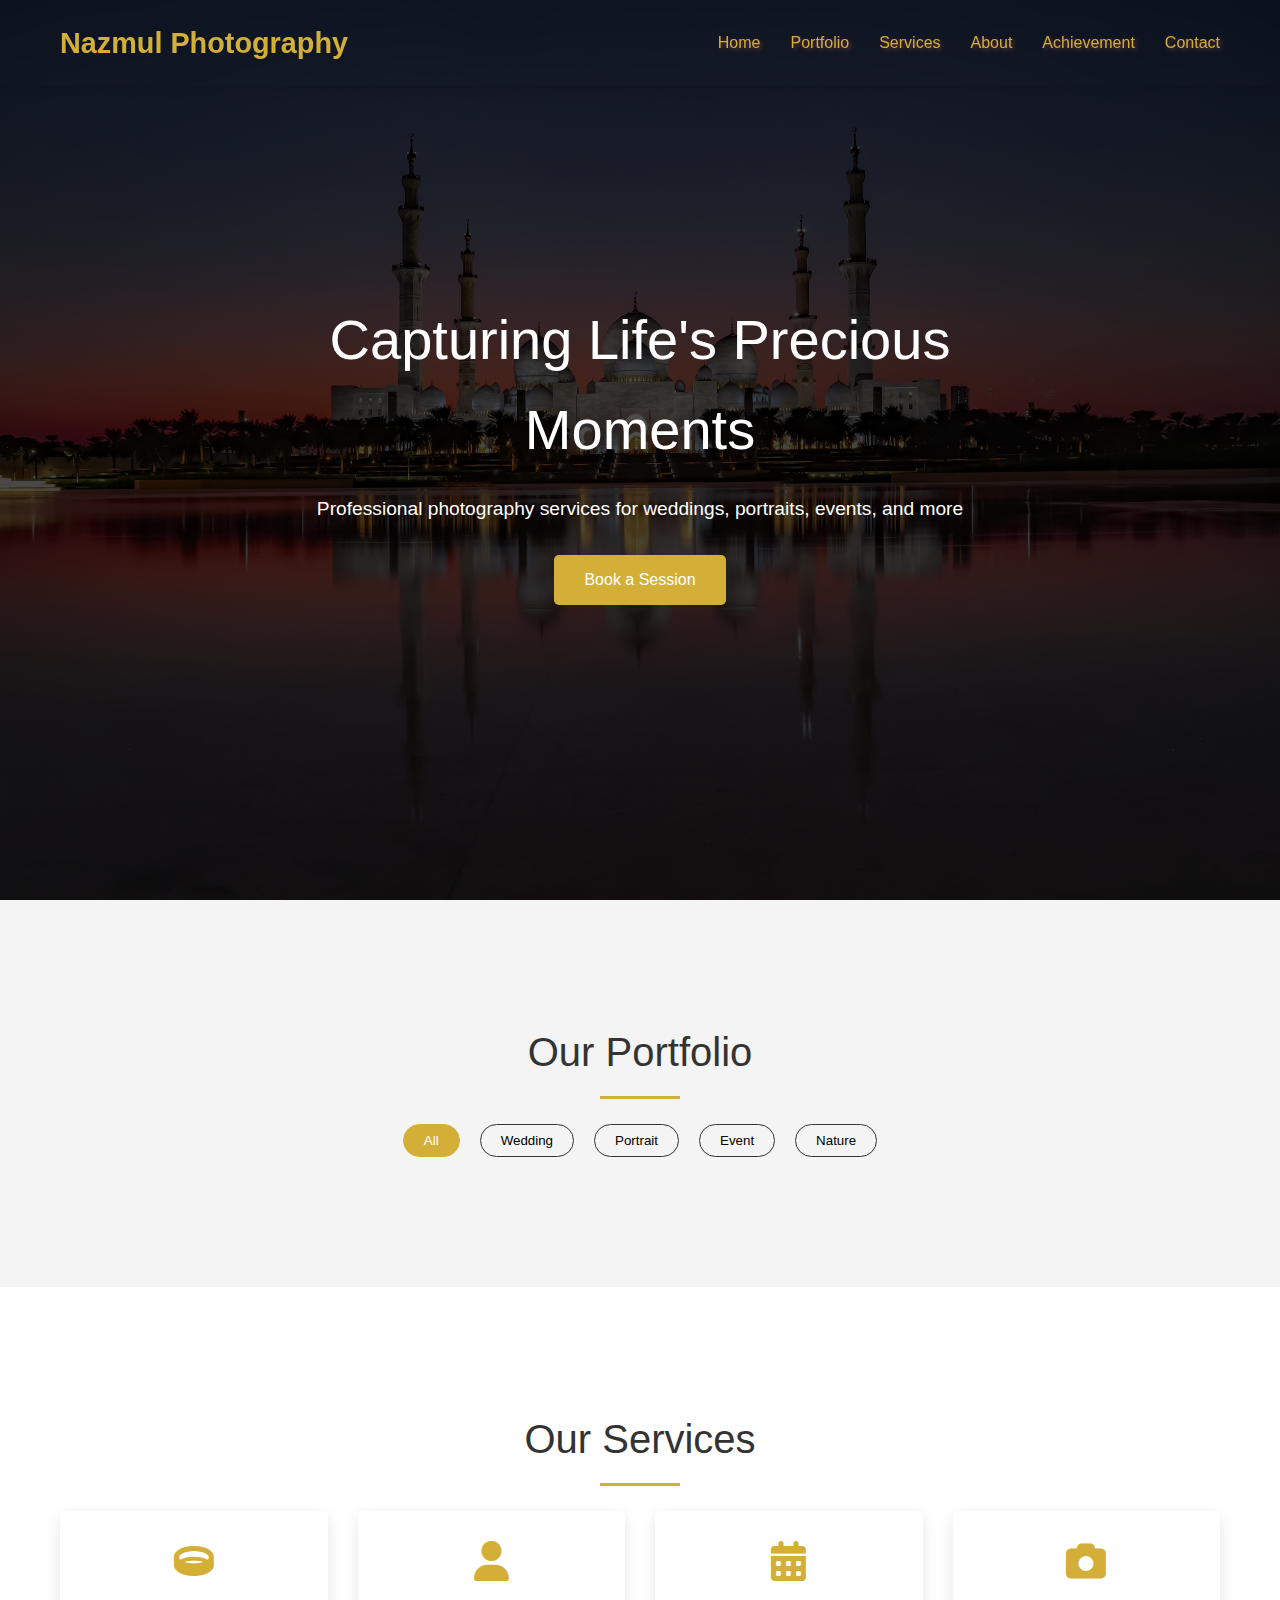
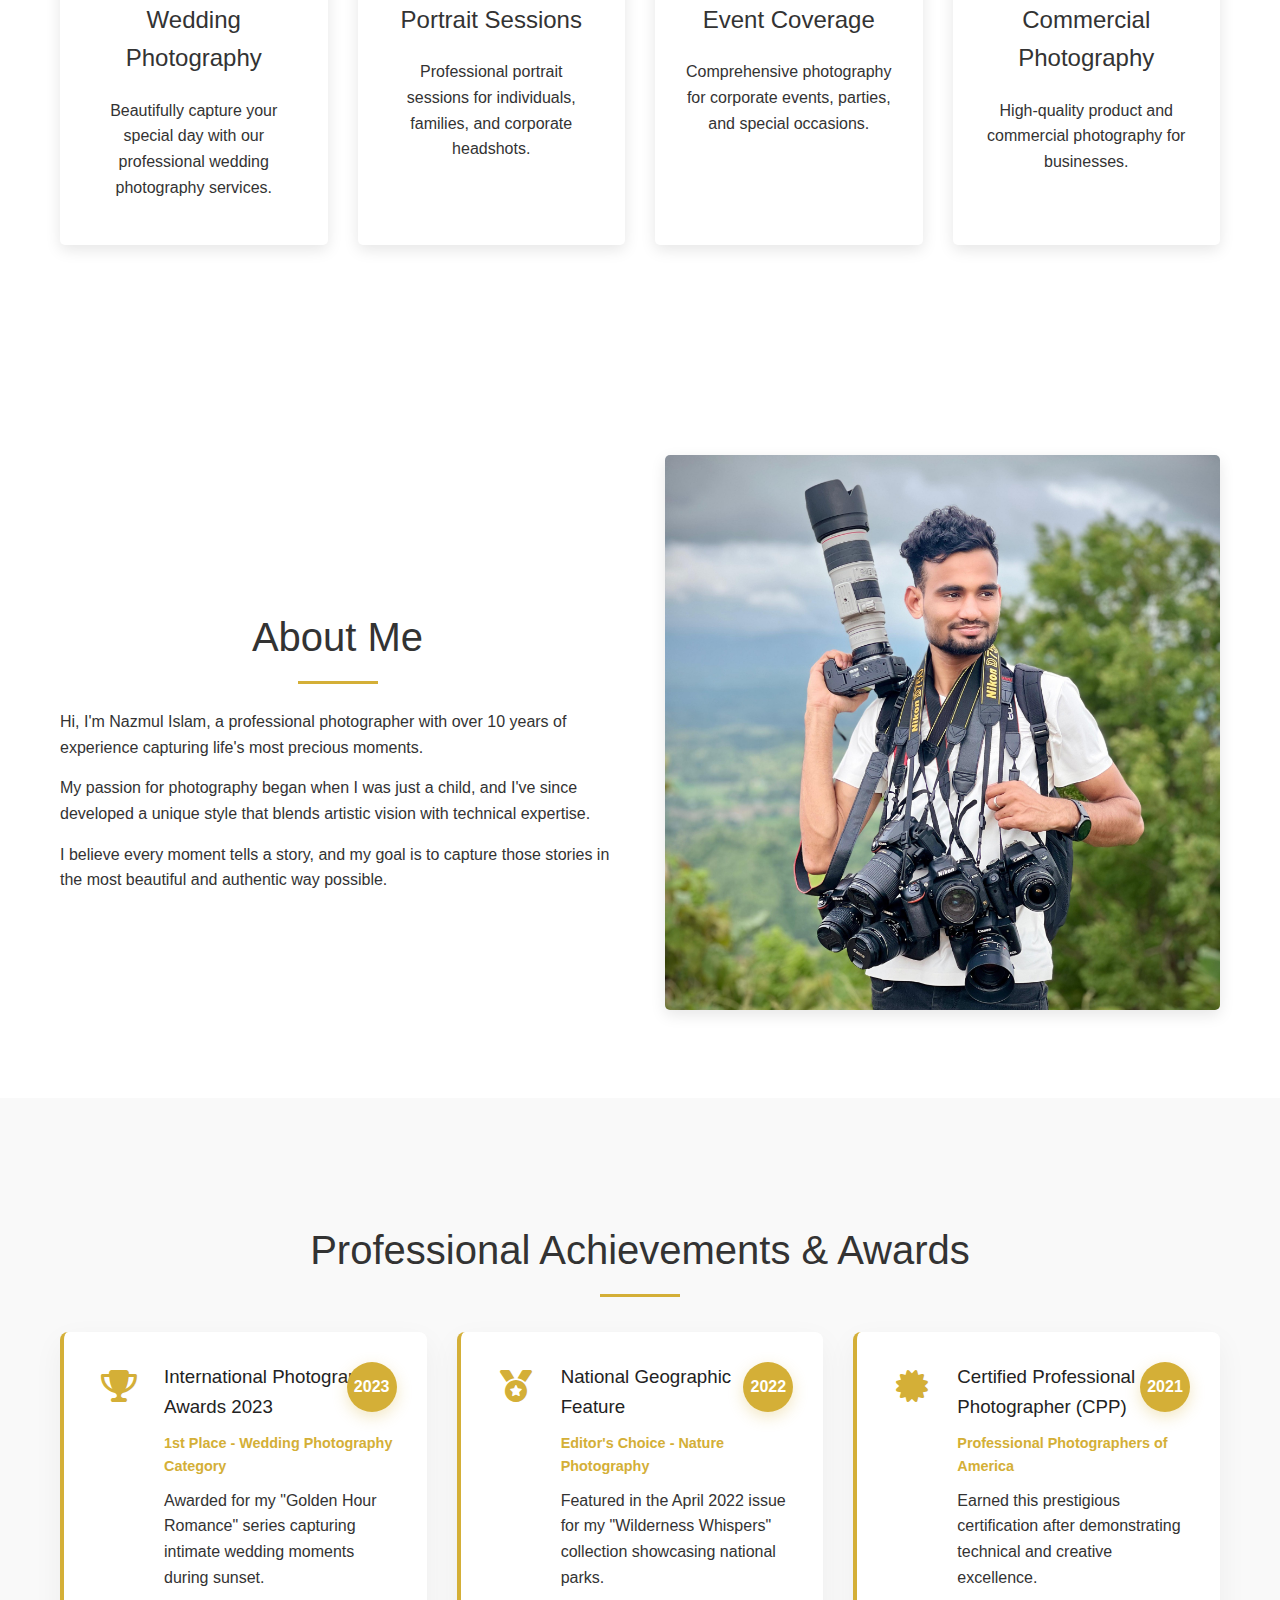
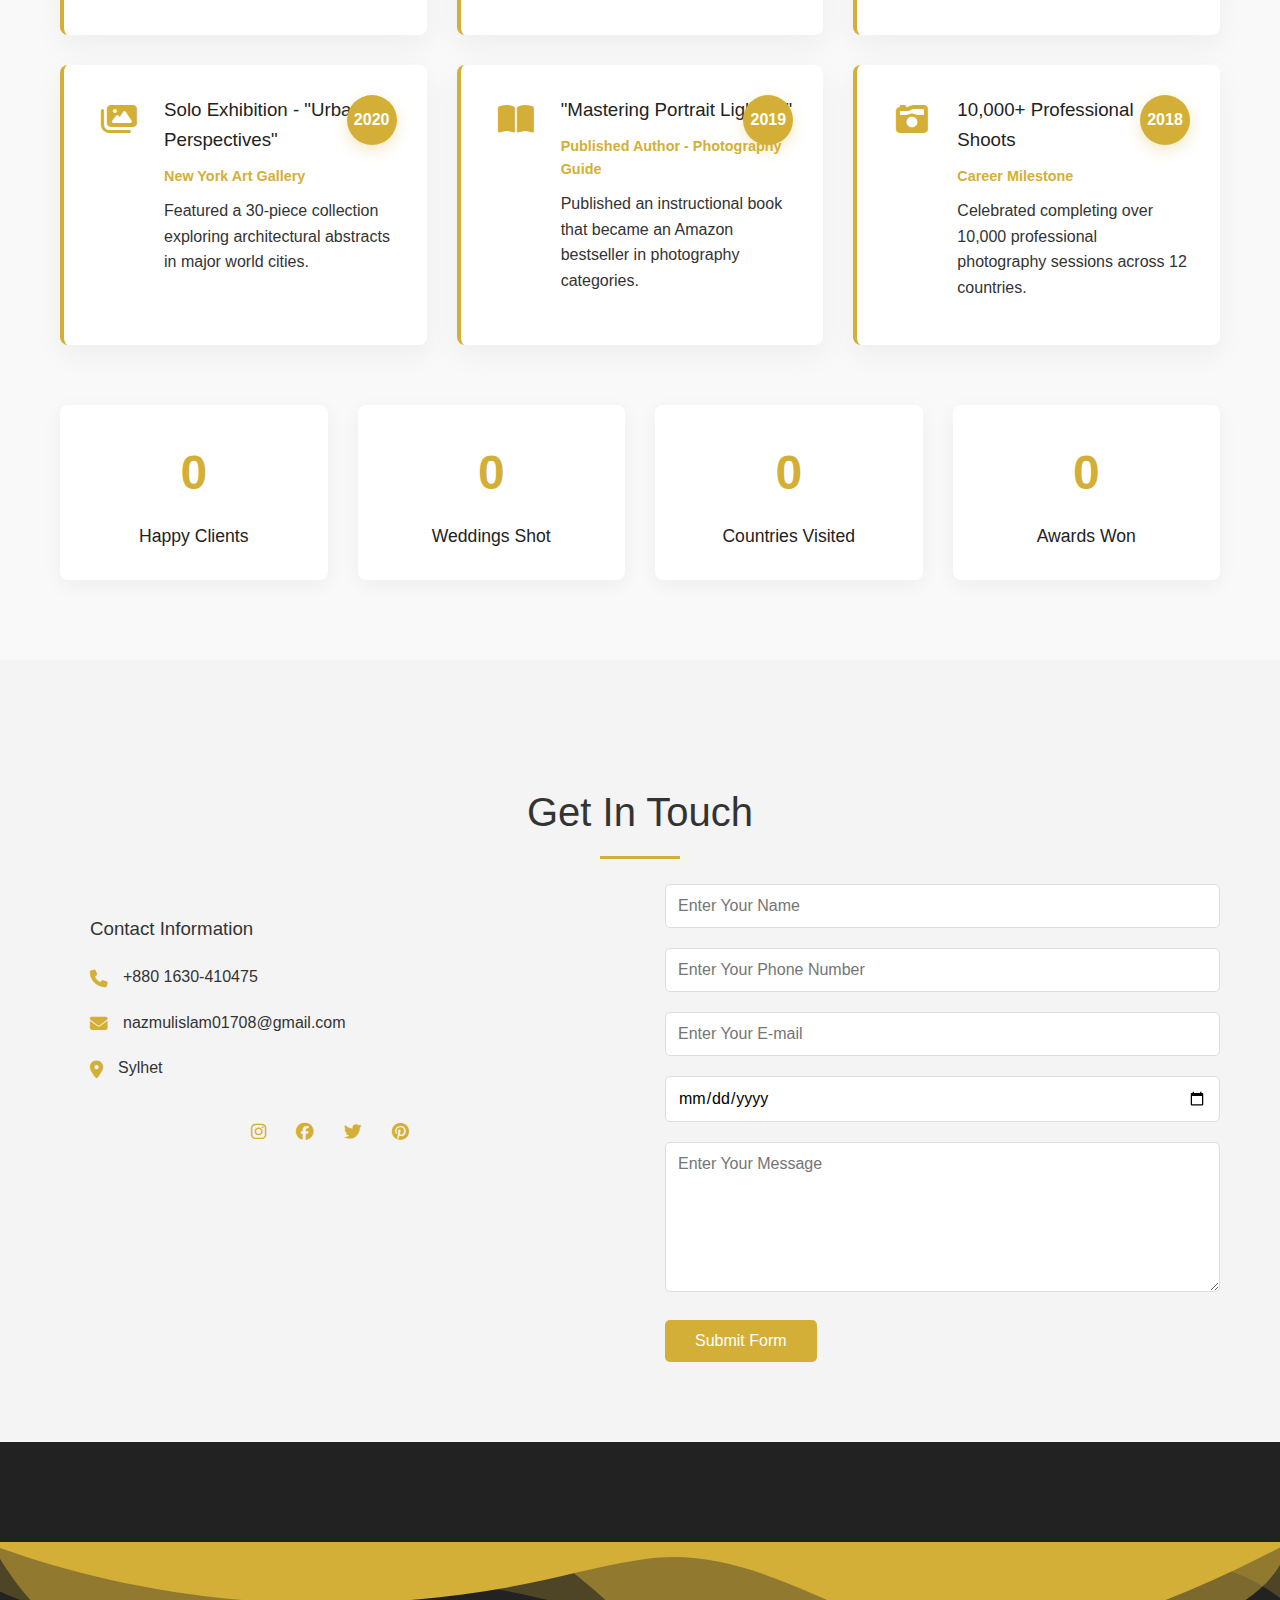
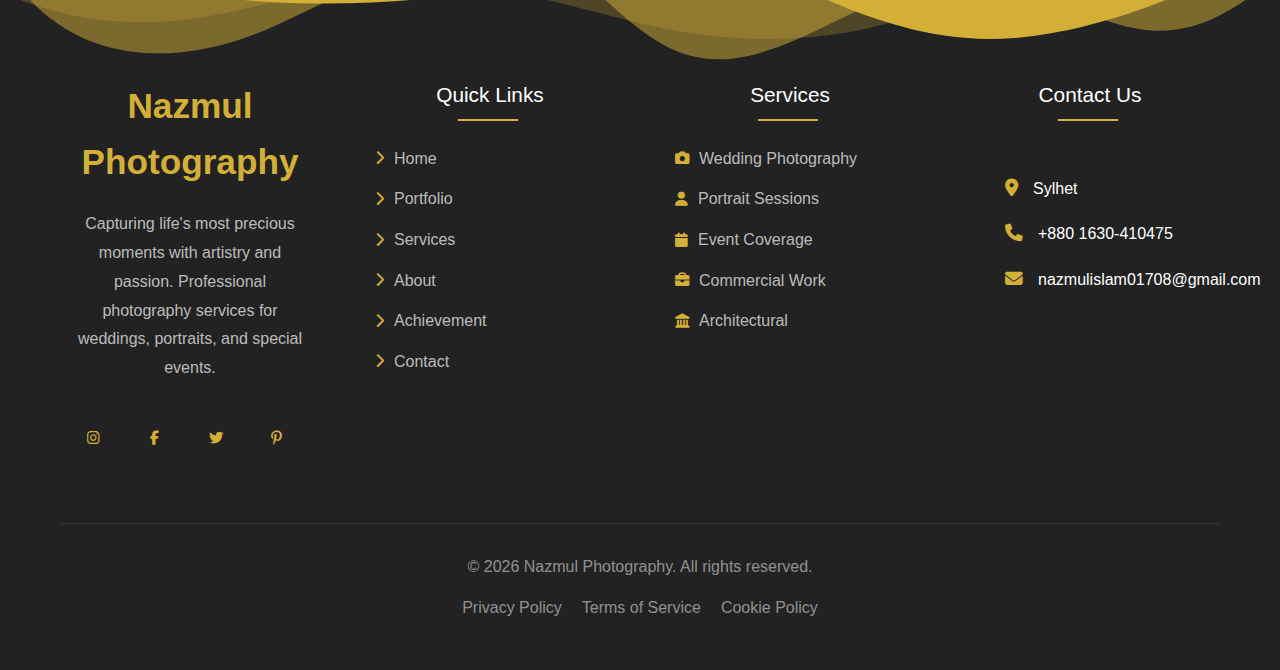
<file: index.html>
<!DOCTYPE html>
<html lang="en">
<head>
    <meta charset="UTF-8">
    <meta name="viewport" content="width=device-width, initial-scale=1.0">
    <title>Nazmul Photography | Professional Photography</title>
    <link rel="stylesheet" href="https://cdnjs.cloudflare.com/ajax/libs/font-awesome/6.4.0/css/all.min.css">
    <link rel="stylesheet" href="css/styles.css">
    <link rel="icon" href="img/Logo.png">
</head>
<body>
    <header>
        <div class="container">
            <nav>
                <div class="logo"><a href="/index.html">Nazmul Photography</a></div>
                <ul class="nav-links">
                    <li><a href="#home">Home</a></li>
                    <li><a href="#portfolio">Portfolio</a></li>
                    <li><a href="#services">Services</a></li>
                    <li><a href="#about">About</a></li>
                    <li><a href="#achievement">Achievement</a></li>
                    <li><a href="#contact">Contact</a></li>
                </ul>
                <div class="burger">
                    <div class="line1"></div>
                    <div class="line2"></div>
                    <div class="line3"></div>
                </div>
            </nav>
        </div>
    </header>

    <section id="home" class="hero">
        <div class="hero-content">
            <h1>Capturing Life's Precious Moments</h1>
            <p>Professional photography services for weddings, portraits, events, and more</p>
            <a href="#contact" class="btn">Book a Session</a>
        </div>
    </section>

    <section id="portfolio" class="portfolio">
        <div class="container">
            <h2>Our Portfolio</h2>
            <div class="filter-buttons">
                <button class="filter-btn active" data-filter="all">All</button>
                <button class="filter-btn" data-filter="wedding">Wedding</button>
                <button class="filter-btn" data-filter="portrait">Portrait</button>
                <button class="filter-btn" data-filter="event">Event</button>
                <button class="filter-btn" data-filter="nature">Nature</button>
            </div>
            <div class="gallery">
                <!-- Gallery items will be added dynamically with JavaScript -->
            </div>
        </div>
    </section>

    <section id="services" class="services">
        <div class="container">
            <h2>Our Services</h2>
            <div class="services-grid">
                <div class="service-card">
                    <i class="fas fa-ring"></i>
                    <h3>Wedding Photography</h3>
                    <p>Beautifully capture your special day with our professional wedding photography services.</p>
                </div>
                <div class="service-card">
                    <i class="fas fa-user"></i>
                    <h3>Portrait Sessions</h3>
                    <p>Professional portrait sessions for individuals, families, and corporate headshots.</p>
                </div>
                <div class="service-card">
                    <i class="fas fa-calendar-alt"></i>
                    <h3>Event Coverage</h3>
                    <p>Comprehensive photography for corporate events, parties, and special occasions.</p>
                </div>
                <div class="service-card">
                    <i class="fas fa-camera"></i>
                    <h3>Commercial Photography</h3>
                    <p>High-quality product and commercial photography for businesses.</p>
                </div>
            </div>
        </div>
    </section>

    <section id="about" class="about">
        <div class="container">
            <div class="about-content">
                <div class="about-text">
                    <h2>About Me</h2>
                    <p>Hi, I'm Nazmul Islam, a professional photographer with over 10 years of experience capturing life's most precious moments.</p>
                    <p>My passion for photography began when I was just a child, and I've since developed a unique style that blends artistic vision with technical expertise.</p>
                    <p>I believe every moment tells a story, and my goal is to capture those stories in the most beautiful and authentic way possible.</p>
                </div>
                <div class="about-image">
                    <img src="img/My photo.jpg" alt="Nazmul Photographer">
                </div>
            </div>
        </div>
    </section>


    <!-- Add this within the <section class="achievements"> section -->
<section class="achievements">
    <div class="container">
        <h2 id="achievement">Professional Achievements & Awards</h2>
        <div class="achievements-grid">
            <!-- Award 1 -->
            <div class="achievement-card animate__animated" data-animate="animate__fadeInUp">
                <div class="achievement-icon">
                    <i class="fas fa-trophy"></i>
                </div>
                <div class="achievement-content">
                    <h3>International Photography Awards 2023</h3>
                    <p class="achievement-meta">1st Place - Wedding Photography Category</p>
                    <p>Awarded for my "Golden Hour Romance" series capturing intimate wedding moments during sunset.</p>
                </div>
                <div class="achievement-year">2023</div>
            </div>

            <!-- Award 2 -->
            <div class="achievement-card animate__animated" data-animate="animate__fadeInUp">
                <div class="achievement-icon">
                    <i class="fas fa-medal"></i>
                </div>
                <div class="achievement-content">
                    <h3>National Geographic Feature</h3>
                    <p class="achievement-meta">Editor's Choice - Nature Photography</p>
                    <p>Featured in the April 2022 issue for my "Wilderness Whispers" collection showcasing national parks.</p>
                </div>
                <div class="achievement-year">2022</div>
            </div>

            <!-- Certification -->
            <div class="achievement-card animate__animated" data-animate="animate__fadeInUp">
                <div class="achievement-icon">
                    <i class="fas fa-certificate"></i>
                </div>
                <div class="achievement-content">
                    <h3>Certified Professional Photographer (CPP)</h3>
                    <p class="achievement-meta">Professional Photographers of America</p>
                    <p>Earned this prestigious certification after demonstrating technical and creative excellence.</p>
                </div>
                <div class="achievement-year">2021</div>
            </div>

            <!-- Exhibition -->
            <div class="achievement-card animate__animated" data-animate="animate__fadeInUp">
                <div class="achievement-icon">
                    <i class="fas fa-images"></i>
                </div>
                <div class="achievement-content">
                    <h3>Solo Exhibition - "Urban Perspectives"</h3>
                    <p class="achievement-meta">New York Art Gallery</p>
                    <p>Featured a 30-piece collection exploring architectural abstracts in major world cities.</p>
                </div>
                <div class="achievement-year">2020</div>
            </div>

            <!-- Publication -->
            <div class="achievement-card animate__animated" data-animate="animate__fadeInUp">
                <div class="achievement-icon">
                    <i class="fas fa-book-open"></i>
                </div>
                <div class="achievement-content">
                    <h3>"Mastering Portrait Lighting"</h3>
                    <p class="achievement-meta">Published Author - Photography Guide</p>
                    <p>Published an instructional book that became an Amazon bestseller in photography categories.</p>
                </div>
                <div class="achievement-year">2019</div>
            </div>

            <!-- Milestone -->
            <div class="achievement-card animate__animated" data-animate="animate__fadeInUp">
                <div class="achievement-icon">
                    <i class="fas fa-camera-retro"></i>
                </div>
                <div class="achievement-content">
                    <h3>10,000+ Professional Shoots</h3>
                    <p class="achievement-meta">Career Milestone</p>
                    <p>Celebrated completing over 10,000 professional photography sessions across 12 countries.</p>
                </div>
                <div class="achievement-year">2018</div>
            </div>
        </div>

        <div class="achievements-stats">
            <div class="stat-item">
                <div class="stat-number" data-count="850">0</div>
                <div class="stat-label">Happy Clients</div>
            </div>
            <div class="stat-item">
                <div class="stat-number" data-count="120">0</div>
                <div class="stat-label">Weddings Shot</div>
            </div>
            <div class="stat-item">
                <div class="stat-number" data-count="35">0</div>
                <div class="stat-label">Countries Visited</div>
            </div>
            <div class="stat-item">
                <div class="stat-number" data-count="24">0</div>
                <div class="stat-label">Awards Won</div>
            </div>
        </div>
    </div>
</section>







    <section id="contact" class="contact">
        <div class="container">
            <h2>Get In Touch</h2>
            <div class="contact-container">
                <div class="contact-info">
                    <h3>Contact Information</h3>
                    <p><i class="fas fa-phone"></i> +880 1630-410475</p>
                    <p><i class="fas fa-envelope"></i> nazmulislam01708@gmail.com</p>
                    <p><i class="fas fa-map-marker-alt"></i>Sylhet</p>
                    <div class="social-links">
                        <a href="#"><i class="fab fa-instagram"></i></a>
                        <a href="https://www.facebook.com/nazmulphotography15"><i class="fab fa-facebook"></i></a>
                        <a href="#"><i class="fab fa-twitter"></i></a>
                        <a href="#"><i class="fab fa-pinterest"></i></a>
                    </div>
                </div>
                <!-- <form class="contact-form" action="https://api.web3forms.com/submit" method="POST">
                    <div class="form-group">
                        <input class="form-input" type="hidden" name="access_key" value="26a2e411-1d75-4196-a053-77fe8c8227d6">
                    </div>
                    <div class="form-group">
                        <input type="text" placeholder="Your Name" required>
                    </div>
                    <div class="form-group">
                        <input type="email" placeholder="Your Email" required>
                    </div>
                    <div class="form-group">
                        <input type="text" placeholder="Subject">
                    </div>
                    <div class="form-group">
                        <textarea placeholder="Your Message" required></textarea>
                    </div>
                    <button type="submit" class="btn">Send Message</button>
                </form> -->

                <form class="contact-form" action="https://api.web3forms.com/submit" method="POST">

    <!-- Replace with your Access Key -->
    <input type="hidden" name="access_key" value="26a2e411-1d75-4196-a053-77fe8c8227d6">

    <!-- Form Inputs. Each input must have a name="" attribute -->
    <div class="form-group">
        <input type="text" name="name" required placeholder="Enter Your Name">
    </div>
    <div class="form-group">
        <input type="Phone" name="Phone" required placeholder="Enter Your Phone Number">
    </div>

    <div class="form-group">
        <input type="email" name="email" required placeholder="Enter Your E-mail">
    </div>
    <div class="form-group">
        <input type="date" name="date" required placeholder="Enter event date">
    </div>
    
    <div class="form-group">
        <textarea name="message" required placeholder="Enter Your Message"></textarea>
    </div>
    <!-- Honeypot Spam Protection -->
    <input type="checkbox" name="botcheck" class="hidden" style="display: none;">

    <!-- Custom Confirmation / Success Page -->
    <!-- <input type="hidden" name="redirect" value="https://mywebsite.com/thanks.html"> -->

    <button class="btn" type="submit">Submit Form</button>

</form>
        </div>
        </div>
    </section>

    <!-- <footer>
        <div class="container">
            <p>&copy; 2023 LensCraft Photography. All Rights Reserved.</p>
        </div>
    </footer> -->

    <!-- Add this before the closing </body> tag -->
<footer class="footer">
    <!-- Footer Wave Decoration -->
    <div class="footer-wave">
        <svg viewBox="0 0 1200 120" preserveAspectRatio="none">
            <path d="M0,0V46.29c47.79,22.2,103.59,32.17,158,28,70.36-5.37,136.33-33.31,206.8-37.5C438.64,32.43,512.34,53.67,583,72.05c69.27,18,138.3,24.88,209.4,13.08,36.15-6,69.85-17.84,104.45-29.34C989.49,25,1113-14.29,1200,52.47V0Z" opacity=".25" fill="var(--accent-color)"></path>
            <path d="M0,0V15.81C13,36.92,27.64,56.86,47.69,72.05,99.41,111.27,165,111,224.58,91.58c31.15-10.15,60.09-26.07,89.67-39.8,40.92-19,84.73-46,130.83-49.67,36.26-2.85,70.9,9.42,98.6,31.56,31.77,25.39,62.32,62,103.63,73,40.44,10.79,81.35-6.69,119.13-24.28s75.16-39,116.92-43.05c59.73-5.85,113.28,22.88,168.9,38.84,30.2,8.66,59,6.17,87.09-7.5,22.43-10.89,48-26.93,60.65-49.24V0Z" opacity=".5" fill="var(--accent-color)"></path>
            <path d="M0,0V5.63C149.93,59,314.09,71.32,475.83,42.57c43-7.64,84.23-20.12,127.61-26.46,59-8.63,112.48,12.24,165.56,35.4C827.93,77.22,886,95.24,951.2,90c86.53-7,172.46-45.71,248.8-84.81V0Z" fill="var(--accent-color)"></path>
        </svg>
    </div>

    <div class="container">
        <div class="footer-grid">
            <!-- About Column -->
            <div class="footer-col footer-about">
                <div class="footer-logo">Nazmul Photography</div>
                <p>Capturing life's most precious moments with artistry and passion. Professional photography services for weddings, portraits, and special events.</p>
                
                <div class="social-links">
                    <a href="#" class="social-icon" aria-label="Instagram"><i class="fab fa-instagram"></i></a>
                    <a href="#" class="social-icon" aria-label="Facebook"><i class="fab fa-facebook-f"></i></a>
                    <a href="#" class="social-icon" aria-label="Twitter"><i class="fab fa-twitter"></i></a>
                    <a href="#" class="social-icon" aria-label="Pinterest"><i class="fab fa-pinterest-p"></i></a>
                </div>
            </div>
            
            <!-- Quick Links Column -->
            <div class="footer-col footer-links">
                <h3 class="footer-heading">Quick Links</h3>
                <ul>
                    <li><a href="index.html"><i class="fas fa-chevron-right"></i> Home</a></li>
                    <li><a href="#portfolio"><i class="fas fa-chevron-right"></i> Portfolio</a></li>
                    <li><a href="#services"><i class="fas fa-chevron-right"></i> Services</a></li>
                    <li><a href="#about"><i class="fas fa-chevron-right"></i> About</a></li>
                    <li><a href="#achievement"><i class="fas fa-chevron-right"></i> Achievement</a></li>
                    <li><a href="#contact"><i class="fas fa-chevron-right"></i> Contact</a></li>
                </ul>
            </div>
            
            <!-- Services Column -->
            <div class="footer-col footer-services">
                <h3 class="footer-heading">Services</h3>
                <ul>
                    <li><a href="#"><i class="fas fa-camera"></i> Wedding Photography</a></li>
                    <li><a href="#"><i class="fas fa-user"></i> Portrait Sessions</a></li>
                    <li><a href="#"><i class="fas fa-calendar"></i> Event Coverage</a></li>
                    <li><a href="#"><i class="fas fa-briefcase"></i> Commercial Work</a></li>
                    <li><a href="#"><i class="fas fa-landmark"></i> Architectural</a></li>
                </ul>
            </div>
            
            <!-- Contact Column -->
            <div class="footer-col footer-contact">
                <h3 class="footer-heading">Contact Us</h3>
                <ul class="contact-info">
                    <li><i class="fas fa-map-marker-alt"></i> Sylhet</li>
                    <li><i class="fas fa-phone"></i> +880 1630-410475</li>
                    <li><i class="fas fa-envelope"></i> nazmulislam01708@gmail.com</li>
                </ul>
            </div>
        </div>
        
        
        <!-- Copyright -->
        <div class="footer-bottom">
            <div class="copyright">
                &copy; <span id="year"></span> Nazmul Photography. All rights reserved.
            </div>
            <div class="legal-links">
                <a href="#">Privacy Policy</a>
                <a href="#">Terms of Service</a>
                <a href="#">Cookie Policy</a>
            </div>
        </div>
    </div>
</footer>

    <script src="js/script.js"></script>
</body>
</html>
</file>
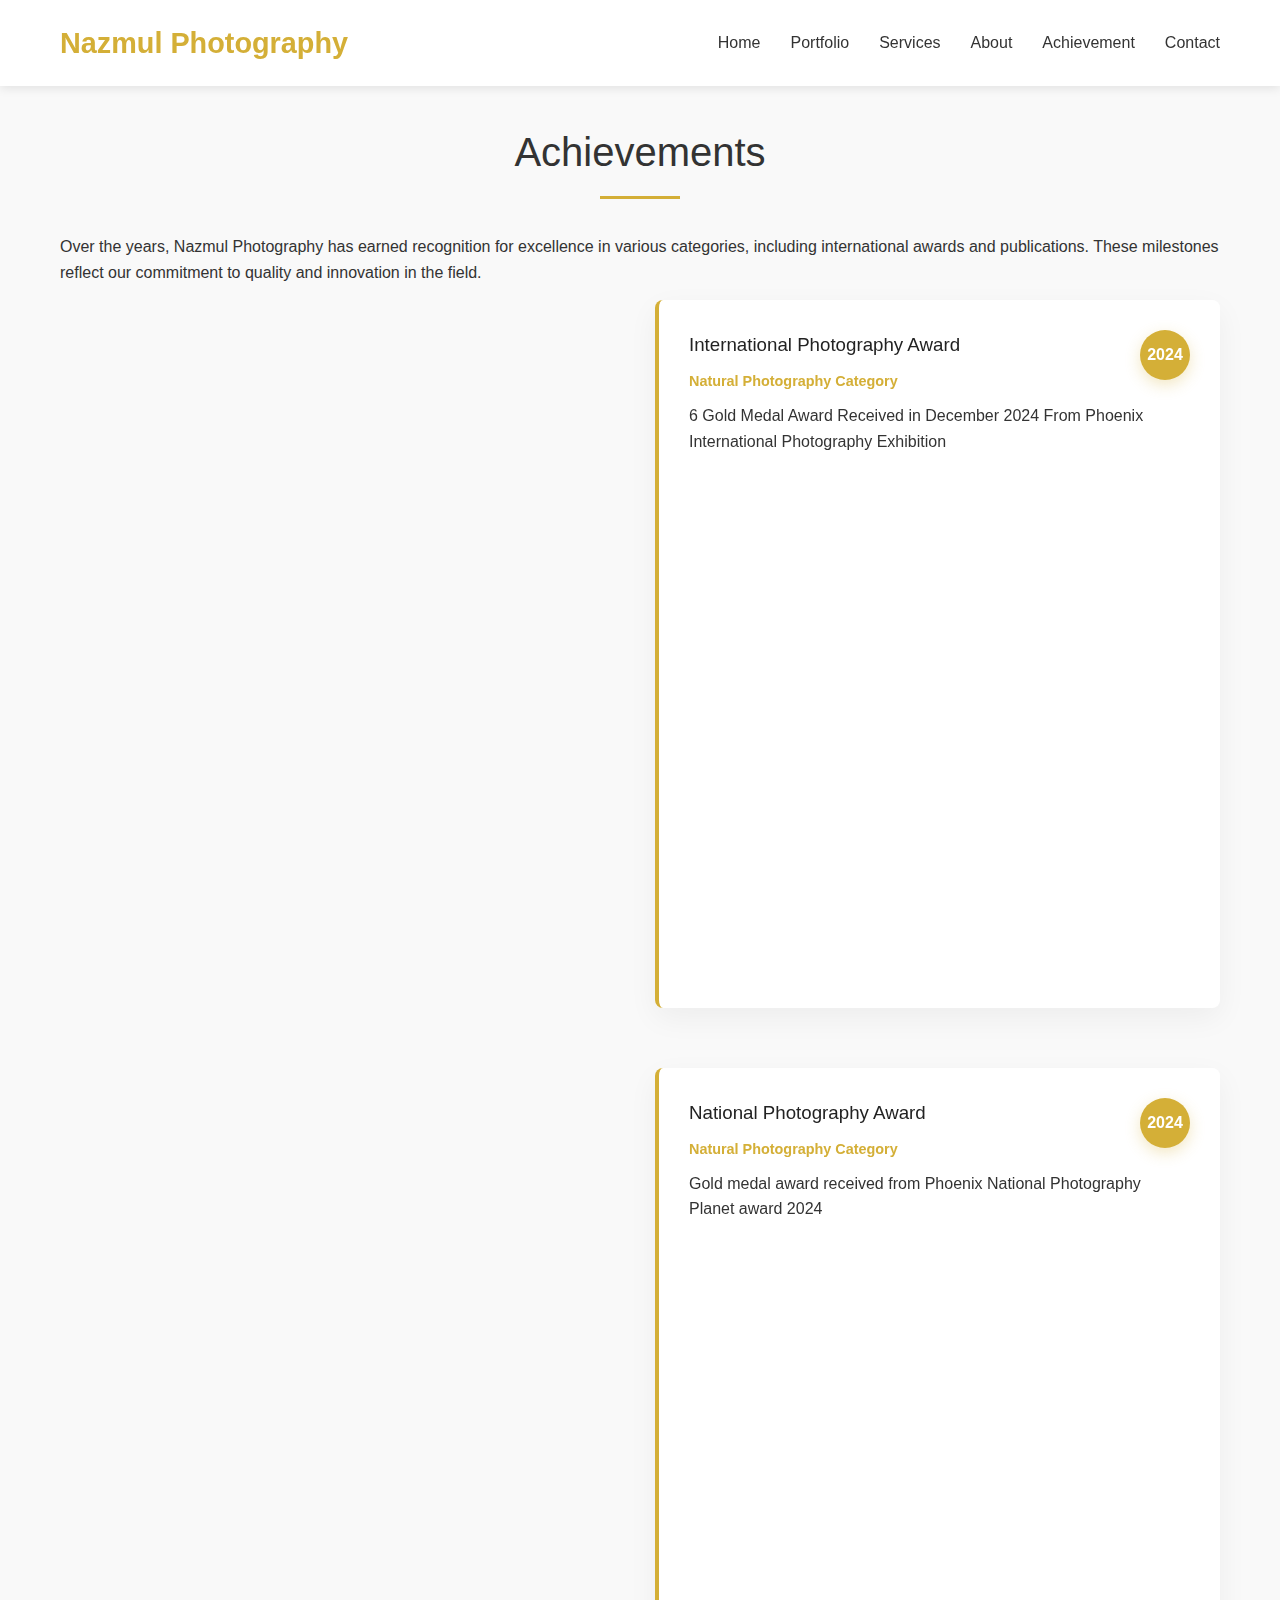
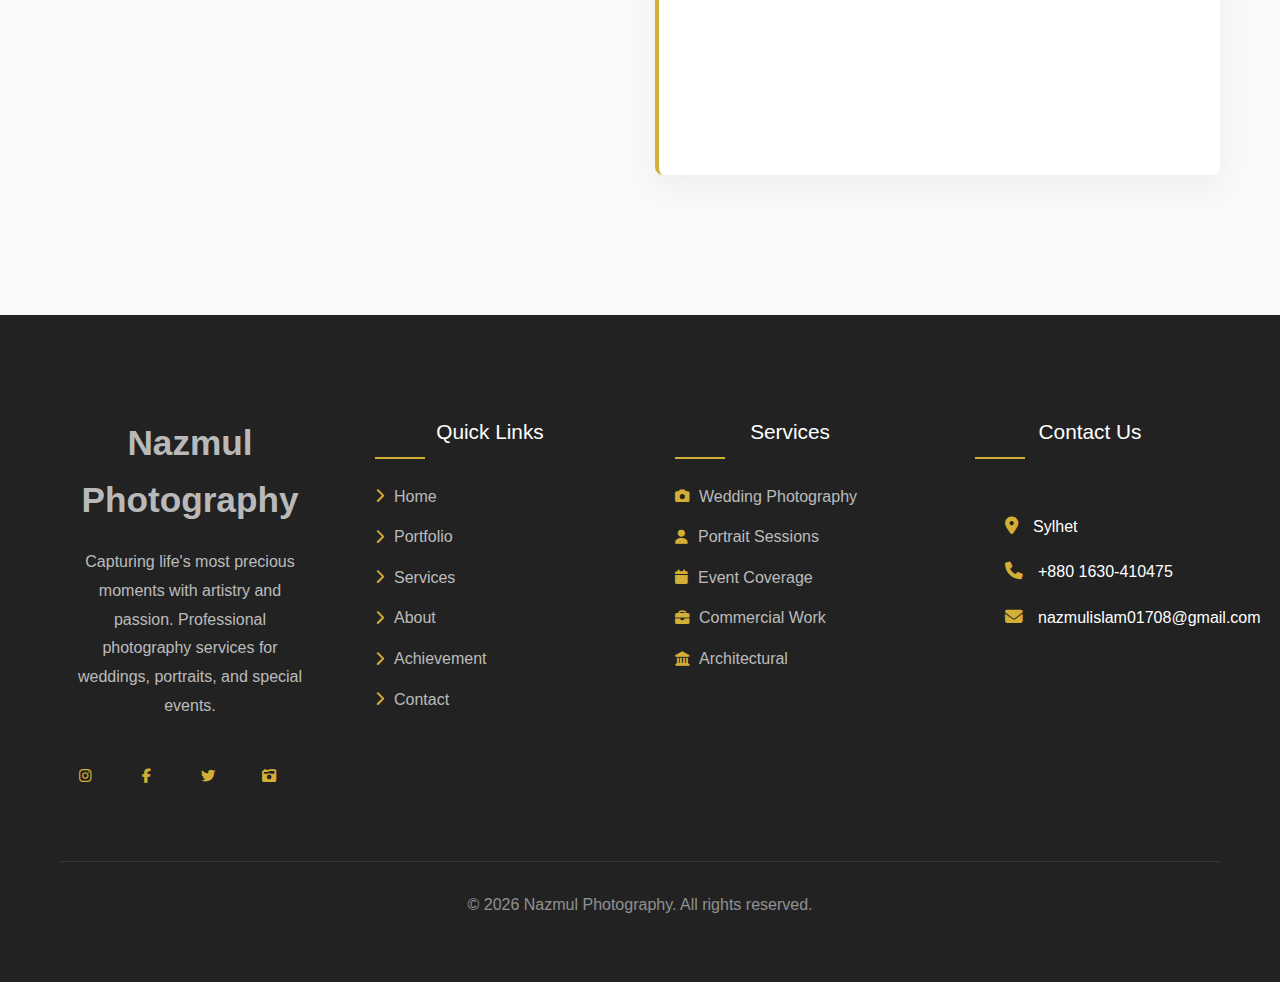
<file: achievement/index.html>
<!DOCTYPE html>
<html lang="en">
<head>
    <meta charset="UTF-8">
    <meta name="viewport" content="width=device-width, initial-scale=1.0">
    <title>Achievements | Nazmul Photography</title>
    <link rel="stylesheet" href="https://cdnjs.cloudflare.com/ajax/libs/font-awesome/6.4.0/css/all.min.css">
    <link rel="stylesheet" href="styles.css">
    <link rel="icon" href="../img/Logo.png">
</head>
<div id="loader" class="div-loader">
    <div class="loader"></div>
</div>
<div id="content" style="display:none;">
<body>
    <header>
        <div class="container">
            <nav>
                <div class="logo"><a href="../index.html">Nazmul Photography</a></div>
                <ul class="nav-links">
                    <li><a href="../index.html">Home</a></li>
                    <li><a href="../portfolio/index.html">Portfolio</a></li>
                    <li><a href="../services.html">Services</a></li>
                    <li><a href="../about.html">About</a></li>
                    <li><a href="../achievement/index.html">Achievement</a></li>
                    <li><a href="../contact.html">Contact</a></li>
                </ul>
                <div class="burger">
                    <div class="line1"></div>
                    <div class="line2"></div>
                    <div class="line3"></div>
                </div>
            </nav>
        </div>
    </header>

    <section class="achievements">
        <div class="container">
            <h2>Achievements</h2>
            <p>Over the years, Nazmul Photography has earned recognition for excellence in various categories, including international awards and publications. These milestones reflect our commitment to quality and innovation in the field.</p>
            <div class="achievements-grid">
                <div class="fb-post"><iframe src="https://www.facebook.com/plugins/post.php?href=https%3A%2F%2Fwww.facebook.com%2Fnazmulislamkanaighatsylhet%2Fposts%2Fpfbid02hsbXNcrg8qFFHTBkNhAPJzJaJdCBUaHH5TakZpZGtSFNRBsHwwoP7N2mc36zxzpgl&show_text=true&width=500"
                    width="100%"
                    height="700"
                    style="border:none;overflow:hidden"
                    scrolling="no"
                    frameborder="0"
                    allowfullscreen
                    allow="autoplay; clipboard-write; encrypted-media; picture-in-picture; web-share">
                </iframe></div>
                <div class="achievement-card">
                    <div class="achievement-content">
                        <h3>International Photography Award</h3>
                        <p class="achievement-meta">Natural Photography Category</p>
                        <p>6 Gold Medal Award Received in December 2024 From Phoenix International Photography Exhibition</p>
                    </div>
                    <div class="achievement-year">2024</div>

                </div>
            </div>

            <div class="achievements-grid">
                <div class="fb-post"><iframe src="https://www.facebook.com/plugins/post.php?href=https%3A%2F%2Fwww.facebook.com%2F100017930506080%2Fposts%2F1455674718373531%2F&show_text=true&width=500"
                    width="100%"
                    height="700"
                    style="border:none;overflow:hidden"
                    scrolling="no"
                    frameborder="0"
                    allowfullscreen
                    allow="autoplay; clipboard-write; encrypted-media; picture-in-picture; web-share">
                </iframe></div>
                <div class="achievement-card">
                    <div class="achievement-content">
                        <h3>National Photography Award</h3>
                        <p class="achievement-meta">Natural Photography Category</p>
                        <p>Gold medal award received from Phoenix National Photography Planet award 2024</p>
                    </div>
                    <div class="achievement-year">2024</div>

                </div>
            </div>
        </div>
    </section>

    <footer class="footer">
        <!-- Same footer code as index.html -->
        <div class="container">
            <div class="footer-grid">
                <div class="footer-col footer-about">
                    <div class="footer-logo"><a href="/">Nazmul Photography</a></div>
                    <p>Capturing life's most precious moments with artistry and passion. Professional photography services for weddings, portraits, and special events.</p>
                    <div class="social-links">
                        <a href="#" class="social-icon" aria-label="Instagram"><i class="fab fa-instagram"></i></a>
                        <a href="https://www.facebook.com/nazmulphotography15" class="social-icon" aria-label="Facebook"><i class="fab fa-facebook-f"></i></a>
                        <a href="#" class="social-icon" aria-label="Twitter"><i class="fab fa-twitter"></i></a>
                        <a href="https://www.shutterstock.com/g/Nazmul00?rid=383592365" class="social-icon" aria-label="Pinterest"><i class="fa-solid fa-camera-retro"></i></a>
                    </div>
                </div>
                <div class="footer-col footer-links">
                    <h3 class="footer-heading">Quick Links</h3>
                    <ul>
                        <li><a href="/"><i class="fas fa-chevron-right"></i> Home</a></li>
                        <li><a href="../portfolio/index.html"><i class="fas fa-chevron-right"></i> Portfolio</a></li>
                        <li><a href="../services.html"><i class="fas fa-chevron-right"></i> Services</a></li>
                        <li><a href="../about.html"><i class="fas fa-chevron-right"></i> About</a></li>
                        <li><a href="../achievement/index.html"><i class="fas fa-chevron-right"></i> Achievement</a></li>
                        <li><a href="../contact.html"><i class="fas fa-chevron-right"></i> Contact</a></li>
                    </ul>
                </div>
                <div class="footer-col footer-services">
                    <h3 class="footer-heading">Services</h3>
                    <ul>
                        <li><a href="services.html"><i class="fas fa-camera"></i> Wedding Photography</a></li>
                        <li><a href="services.html"><i class="fas fa-user"></i> Portrait Sessions</a></li>
                        <li><a href="services.html"><i class="fas fa-calendar"></i> Event Coverage</a></li>
                        <li><a href="services.html"><i class="fas fa-briefcase"></i> Commercial Work</a></li>
                        <li><a href="services.html"><i class="fas fa-landmark"></i> Architectural</a></li>
                    </ul>
                </div>
                <div class="footer-col footer-contact">
                    <h3 class="footer-heading">Contact Us</h3>
                    <ul class="contact-info">
                        <li><i class="fas fa-map-marker-alt"></i> Sylhet</li>
                        <li><i class="fas fa-phone"></i> +880 1630-410475</li>
                        <li><i class="fas fa-envelope"></i> nazmulislam01708@gmail.com</li>
                    </ul>
                </div>
            </div>
            <div class="footer-bottom">
                <div class="copyright">
                    &copy; <span id="year"></span> Nazmul Photography. All rights reserved.
                </div>
            </div>
        </div>
    </footer>

    <script src="script.js"></script>
</body>
</div>
</html>
</file>
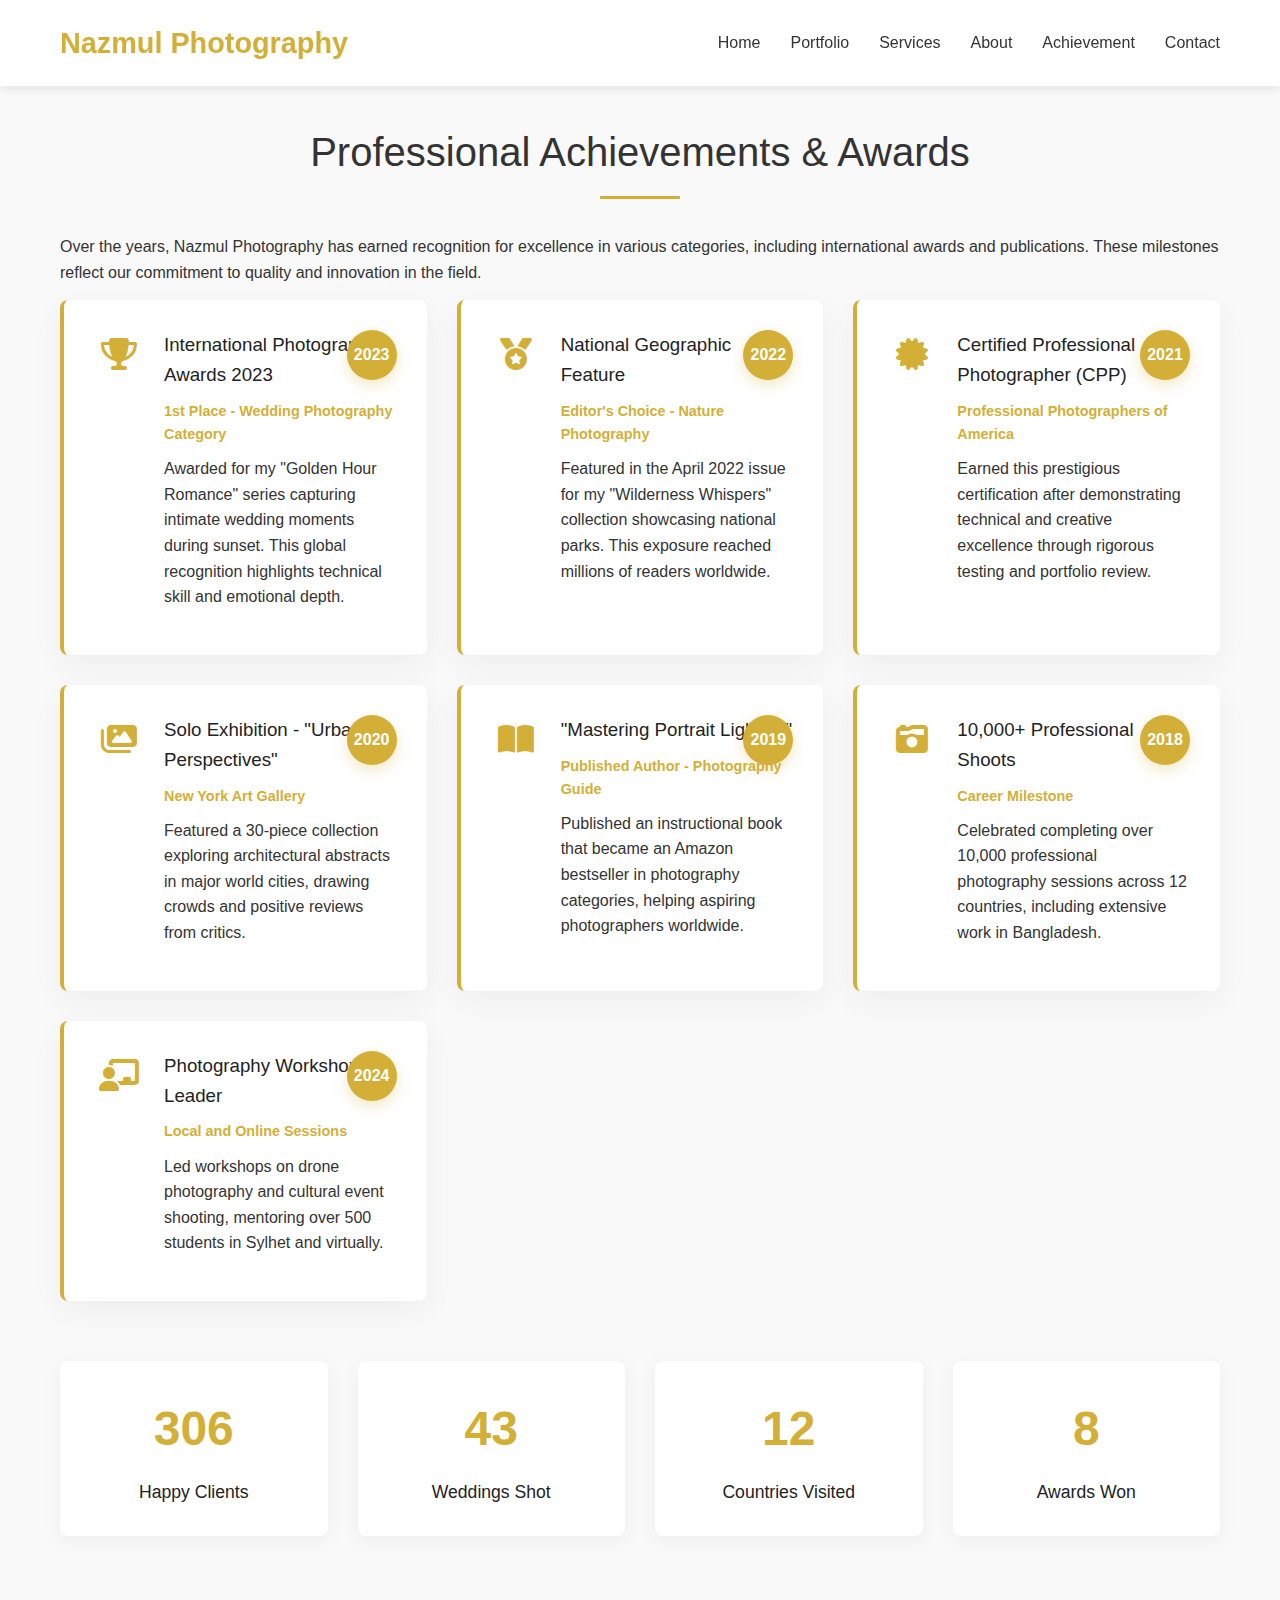
<file: Achievement/index.html>
<!DOCTYPE html>
<html lang="en">
<head>
    <meta charset="UTF-8">
    <meta name="viewport" content="width=device-width, initial-scale=1.0">
    <title>Achievements | Nazmul Photography</title>
    <link rel="stylesheet" href="https://cdnjs.cloudflare.com/ajax/libs/font-awesome/6.4.0/css/all.min.css">
    <link rel="stylesheet" href="styles.css">
    <link rel="icon" href="../img/Logo.png">
</head>
<body>
    <header>
        <div class="container">
            <nav>
                <div class="logo"><a href="index.html">Nazmul Photography</a></div>
                <ul class="nav-links">
                    <li><a href="/">Home</a></li>
                    <li><a href="../portfolio">Portfolio</a></li>
                    <li><a href="../services.html">Services</a></li>
                    <li><a href="../about.html">About</a></li>
                    <li><a href="../achievements">Achievement</a></li>
                    <li><a href="../contact.html">Contact</a></li>
                </ul>
                <div class="burger">
                    <div class="line1"></div>
                    <div class="line2"></div>
                    <div class="line3"></div>
                </div>
            </nav>
        </div>
    </header>

    <section class="achievements">
        <div class="container">
            <h2>Professional Achievements & Awards</h2>
            <p>Over the years, Nazmul Photography has earned recognition for excellence in various categories, including international awards and publications. These milestones reflect our commitment to quality and innovation in the field.</p>
            <div class="achievements-grid">
                <div class="achievement-card animate__animated" data-animate="animate__fadeInUp">
                    <div class="achievement-icon">
                        <i class="fas fa-trophy"></i>
                    </div>
                    <div class="achievement-content">
                        <h3>International Photography Awards 2023</h3>
                        <p class="achievement-meta">1st Place - Wedding Photography Category</p>
                        <p>Awarded for my "Golden Hour Romance" series capturing intimate wedding moments during sunset. This global recognition highlights technical skill and emotional depth.</p>
                    </div>
                    <div class="achievement-year">2023</div>
                </div>
                <div class="achievement-card animate__animated" data-animate="animate__fadeInUp">
                    <div class="achievement-icon">
                        <i class="fas fa-medal"></i>
                    </div>
                    <div class="achievement-content">
                        <h3>National Geographic Feature</h3>
                        <p class="achievement-meta">Editor's Choice - Nature Photography</p>
                        <p>Featured in the April 2022 issue for my "Wilderness Whispers" collection showcasing national parks. This exposure reached millions of readers worldwide.</p>
                    </div>
                    <div class="achievement-year">2022</div>
                </div>
                <div class="achievement-card animate__animated" data-animate="animate__fadeInUp">
                    <div class="achievement-icon">
                        <i class="fas fa-certificate"></i>
                    </div>
                    <div class="achievement-content">
                        <h3>Certified Professional Photographer (CPP)</h3>
                        <p class="achievement-meta">Professional Photographers of America</p>
                        <p>Earned this prestigious certification after demonstrating technical and creative excellence through rigorous testing and portfolio review.</p>
                    </div>
                    <div class="achievement-year">2021</div>
                </div>
                <div class="achievement-card animate__animated" data-animate="animate__fadeInUp">
                    <div class="achievement-icon">
                        <i class="fas fa-images"></i>
                    </div>
                    <div class="achievement-content">
                        <h3>Solo Exhibition - "Urban Perspectives"</h3>
                        <p class="achievement-meta">New York Art Gallery</p>
                        <p>Featured a 30-piece collection exploring architectural abstracts in major world cities, drawing crowds and positive reviews from critics.</p>
                    </div>
                    <div class="achievement-year">2020</div>
                </div>
                <div class="achievement-card animate__animated" data-animate="animate__fadeInUp">
                    <div class="achievement-icon">
                        <i class="fas fa-book-open"></i>
                    </div>
                    <div class="achievement-content">
                        <h3>"Mastering Portrait Lighting"</h3>
                        <p class="achievement-meta">Published Author - Photography Guide</p>
                        <p>Published an instructional book that became an Amazon bestseller in photography categories, helping aspiring photographers worldwide.</p>
                    </div>
                    <div class="achievement-year">2019</div>
                </div>
                <div class="achievement-card animate__animated" data-animate="animate__fadeInUp">
                    <div class="achievement-icon">
                        <i class="fas fa-camera-retro"></i>
                    </div>
                    <div class="achievement-content">
                        <h3>10,000+ Professional Shoots</h3>
                        <p class="achievement-meta">Career Milestone</p>
                        <p>Celebrated completing over 10,000 professional photography sessions across 12 countries, including extensive work in Bangladesh.</p>
                    </div>
                    <div class="achievement-year">2018</div>
                </div>
                <!-- Added new achievement for more content -->
                <div class="achievement-card animate__animated" data-animate="animate__fadeInUp">
                    <div class="achievement-icon">
                        <i class="fas fa-chalkboard-teacher"></i>
                    </div>
                    <div class="achievement-content">
                        <h3>Photography Workshop Leader</h3>
                        <p class="achievement-meta">Local and Online Sessions</p>
                        <p>Led workshops on drone photography and cultural event shooting, mentoring over 500 students in Sylhet and virtually.</p>
                    </div>
                    <div class="achievement-year">2024</div>
                </div>
            </div>

            <div class="achievements-stats">
                <div class="stat-item">
                    <div class="stat-number" data-count="850">0</div>
                    <div class="stat-label">Happy Clients</div>
                </div>
                <div class="stat-item">
                    <div class="stat-number" data-count="120">0</div>
                    <div class="stat-label">Weddings Shot</div>
                </div>
                <div class="stat-item">
                    <div class="stat-number" data-count="35">0</div>
                    <div class="stat-label">Countries Visited</div>
                </div>
                <div class="stat-item">
                    <div class="stat-number" data-count="24">0</div>
                    <div class="stat-label">Awards Won</div>
                </div>
            </div>
        </div>
    </section>

    <footer class="footer">
        <!-- Same footer code as index.html -->
        <div class="footer-wave">
            <svg viewBox="0 0 1200 120" preserveAspectRatio="none">
                <path d="M0,0V46.29c47.79,22.2,103.59,32.17,158,28,70.36-5.37,136.33-33.31,206.8-37.5C438.64,32.43,512.34,53.67,583,72.05c69.27,18,138.3,24.88,209.4,13.08,36.15-6,69.85-17.84,104.45-29.34C989.49,25,1113-14.29,1200,52.47V0Z" opacity=".25" fill="var(--accent-color)"></path>
                <path d="M0,0V15.81C13,36.92,27.64,56.86,47.69,72.05,99.41,111.27,165,111,224.58,91.58c31.15-10.15,60.09-26.07,89.67-39.8,40.92-19,84.73-46,130.83-49.67,36.26-2.85,70.9,9.42,98.6,31.56,31.77,25.39,62.32,62,103.63,73,40.44,10.79,81.35-6.69,119.13-24.28s75.16-39,116.92-43.05c59.73-5.85,113.28,22.88,168.9,38.84,30.2,8.66,59,6.17,87.09-7.5,22.43-10.89,48-26.93,60.65-49.24V0Z" opacity=".5" fill="var(--accent-color)"></path>
                <path d="M0,0V5.63C149.93,59,314.09,71.32,475.83,42.57c43-7.64,84.23-20.12,127.61-26.46,59-8.63,112.48,12.24,165.56,35.4C827.93,77.22,886,95.24,951.2,90c86.53-7,172.46-45.71,248.8-84.81V0Z" fill="var(--accent-color)"></path>
            </svg>
        </div>
        <div class="container">
            <div class="footer-grid">
                <div class="footer-col footer-about">
                    <div class="footer-logo">Nazmul Photography</div>
                    <p>Capturing life's most precious moments with artistry and passion. Professional photography services for weddings, portraits, and special events.</p>
                    <div class="social-links">
                        <a href="#" class="social-icon" aria-label="Instagram"><i class="fab fa-instagram"></i></a>
                        <a href="https://www.facebook.com/nazmulphotography15" class="social-icon" aria-label="Facebook"><i class="fab fa-facebook-f"></i></a>
                        <a href="#" class="social-icon" aria-label="Twitter"><i class="fab fa-twitter"></i></a>
                        <a href="#" class="social-icon" aria-label="Pinterest"><i class="fab fa-pinterest-p"></i></a>
                    </div>
                </div>
                <div class="footer-col footer-links">
                    <h3 class="footer-heading">Quick Links</h3>
                    <ul>
                        <li><a href="index.html"><i class="fas fa-chevron-right"></i> Home</a></li>
                        <li><a href="portfolio.html"><i class="fas fa-chevron-right"></i> Portfolio</a></li>
                        <li><a href="services.html"><i class="fas fa-chevron-right"></i> Services</a></li>
                        <li><a href="about.html"><i class="fas fa-chevron-right"></i> About</a></li>
                        <li><a href="achievements.html"><i class="fas fa-chevron-right"></i> Achievement</a></li>
                        <li><a href="contact.html"><i class="fas fa-chevron-right"></i> Contact</a></li>
                    </ul>
                </div>
                <div class="footer-col footer-services">
                    <h3 class="footer-heading">Services</h3>
                    <ul>
                        <li><a href="services.html"><i class="fas fa-camera"></i> Wedding Photography</a></li>
                        <li><a href="services.html"><i class="fas fa-user"></i> Portrait Sessions</a></li>
                        <li><a href="services.html"><i class="fas fa-calendar"></i> Event Coverage</a></li>
                        <li><a href="services.html"><i class="fas fa-briefcase"></i> Commercial Work</a></li>
                        <li><a href="services.html"><i class="fas fa-landmark"></i> Architectural</a></li>
                    </ul>
                </div>
                <div class="footer-col footer-contact">
                    <h3 class="footer-heading">Contact Us</h3>
                    <ul class="contact-info">
                        <li><i class="fas fa-map-marker-alt"></i> Sylhet</li>
                        <li><i class="fas fa-phone"></i> +880 1630-410475</li>
                        <li><i class="fas fa-envelope"></i> nazmulislam01708@gmail.com</li>
                    </ul>
                </div>
            </div>
            <div class="footer-bottom">
                <div class="copyright">
                    &copy; <span id="year"></span> Nazmul Photography. All rights reserved.
                </div>
                <div class="legal-links">
                    <a href="#">Privacy Policy</a>
                    <a href="#">Terms of Service</a>
                    <a href="#">Cookie Policy</a>
                </div>
            </div>
        </div>
    </footer>

    <script src="script.js"></script>
</body>
</html>
</file>
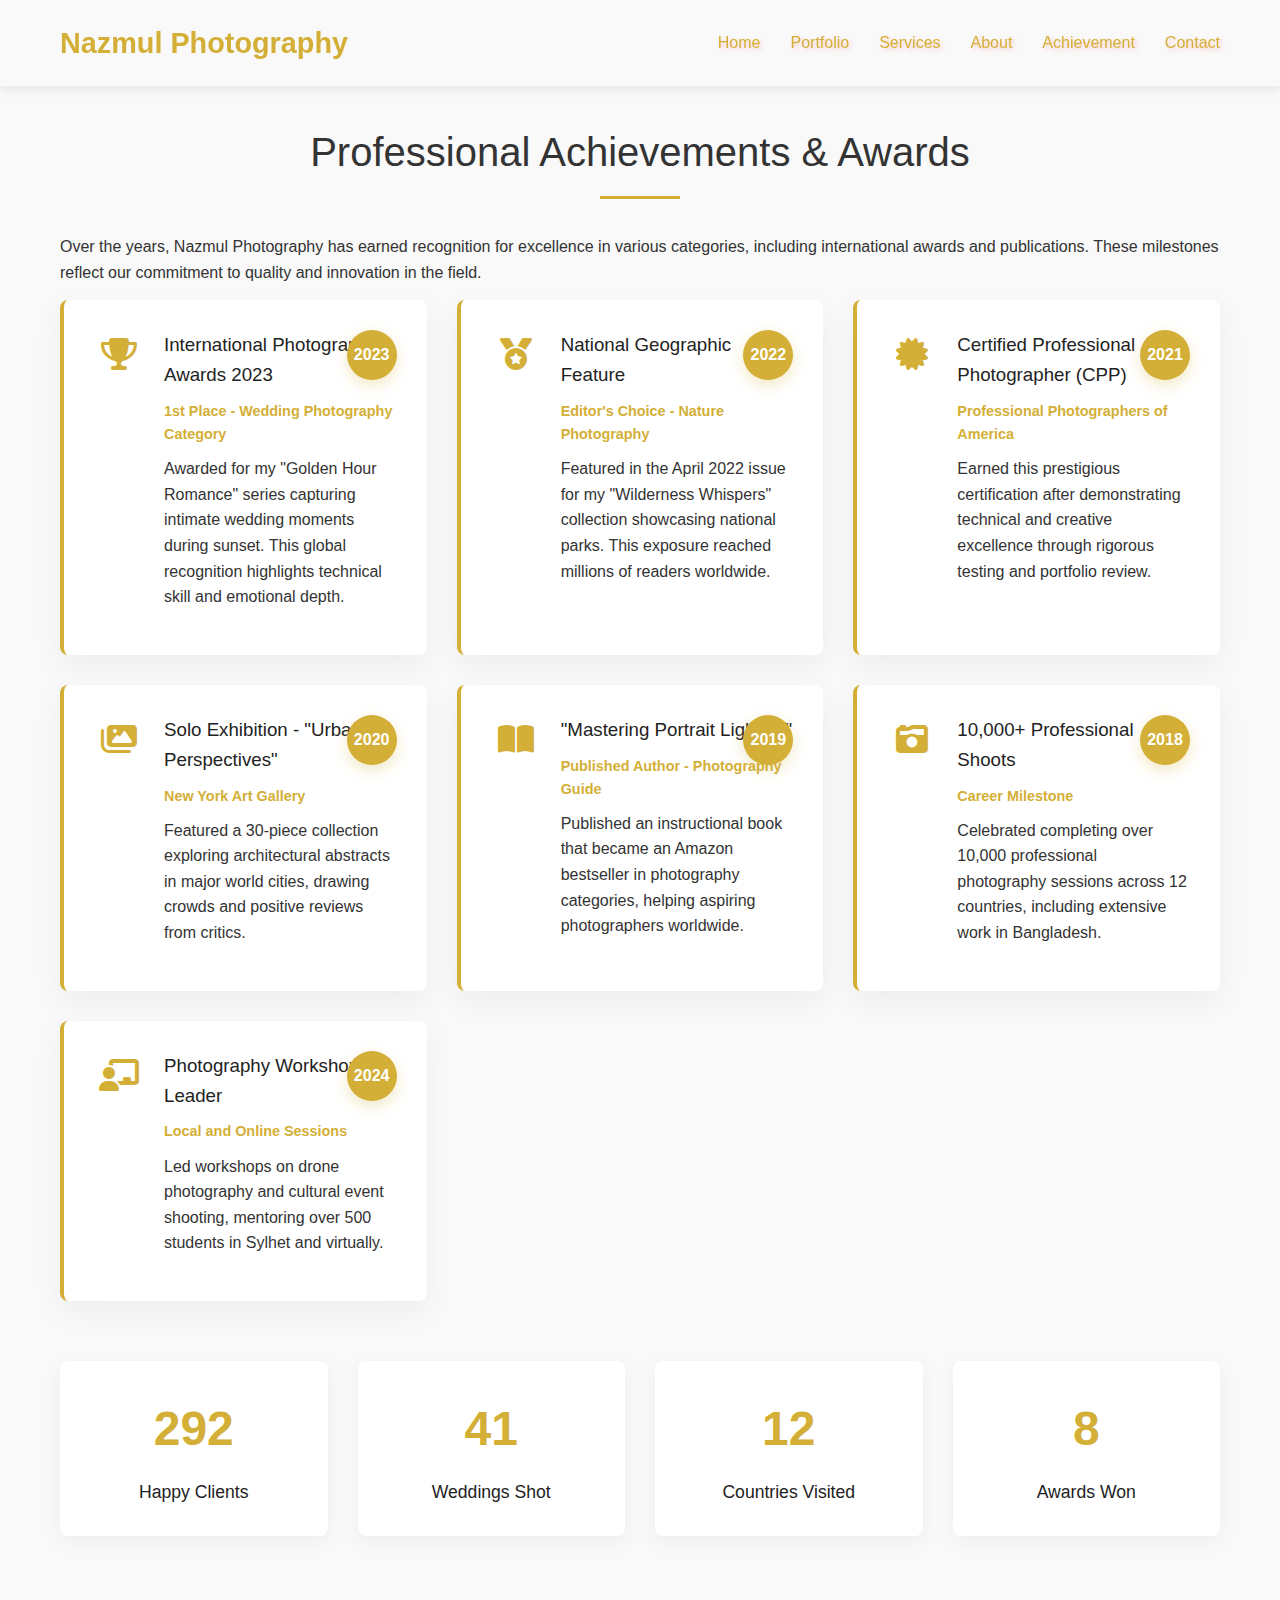
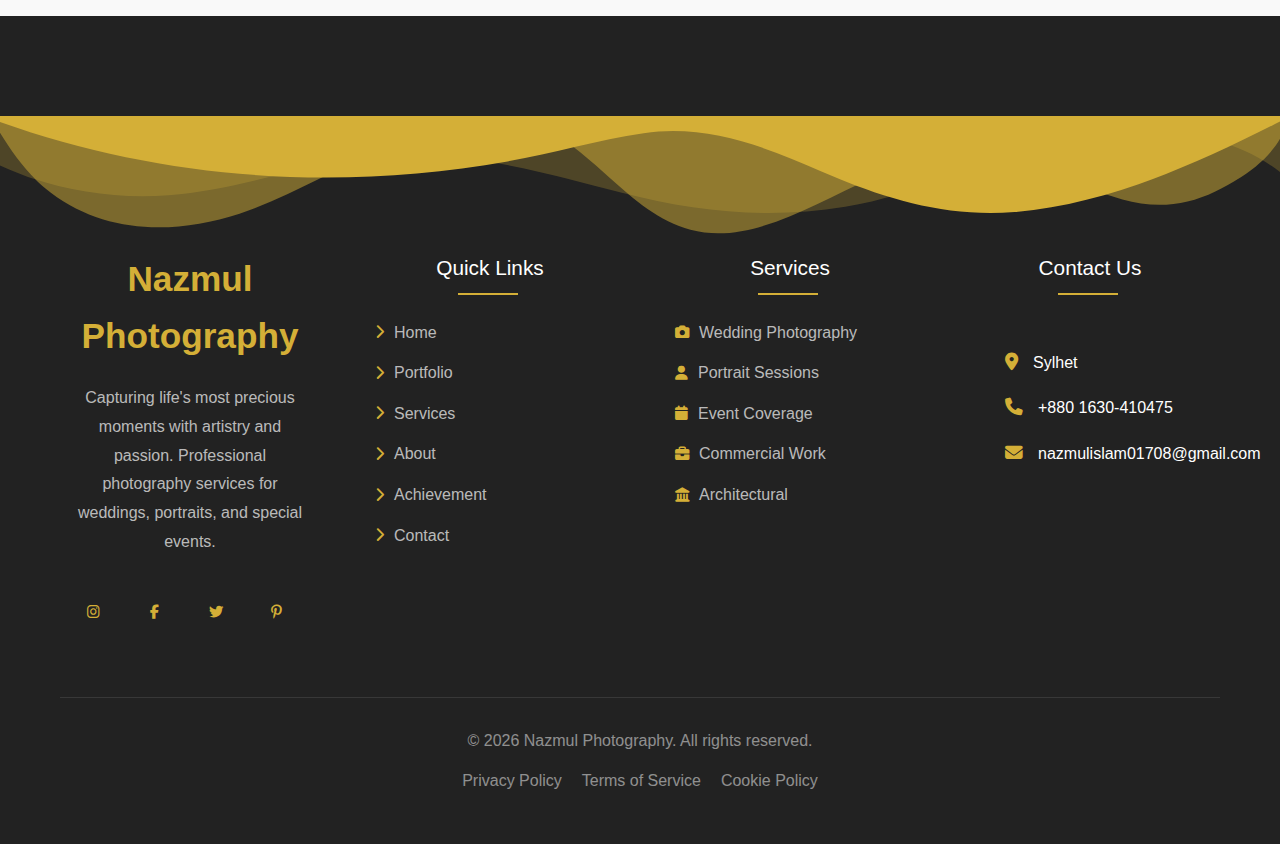
<file: achievements.html>
<!DOCTYPE html>
<html lang="en">
<head>
    <meta charset="UTF-8">
    <meta name="viewport" content="width=device-width, initial-scale=1.0">
    <title>Achievements | Nazmul Photography</title>
    <link rel="stylesheet" href="https://cdnjs.cloudflare.com/ajax/libs/font-awesome/6.4.0/css/all.min.css">
    <link rel="stylesheet" href="css/styles.css">
    <link rel="icon" href="img/Logo.png">
</head>
<body>
    <header>
        <div class="container">
            <nav>
                <div class="logo"><a href="index.html">Nazmul Photography</a></div>
                <ul class="nav-links">
                    <li><a href="index.html">Home</a></li>
                    <li><a href="portfolio.html">Portfolio</a></li>
                    <li><a href="services.html">Services</a></li>
                    <li><a href="about.html">About</a></li>
                    <li><a href="achievements.html">Achievement</a></li>
                    <li><a href="contact.html">Contact</a></li>
                </ul>
                <div class="burger">
                    <div class="line1"></div>
                    <div class="line2"></div>
                    <div class="line3"></div>
                </div>
            </nav>
        </div>
    </header>

    <section class="achievements">
        <div class="container">
            <h2>Professional Achievements & Awards</h2>
            <p>Over the years, Nazmul Photography has earned recognition for excellence in various categories, including international awards and publications. These milestones reflect our commitment to quality and innovation in the field.</p>
            <div class="achievements-grid">
                <div class="achievement-card animate__animated" data-animate="animate__fadeInUp">
                    <div class="achievement-icon">
                        <i class="fas fa-trophy"></i>
                    </div>
                    <div class="achievement-content">
                        <h3>International Photography Awards 2023</h3>
                        <p class="achievement-meta">1st Place - Wedding Photography Category</p>
                        <p>Awarded for my "Golden Hour Romance" series capturing intimate wedding moments during sunset. This global recognition highlights technical skill and emotional depth.</p>
                    </div>
                    <div class="achievement-year">2023</div>
                </div>
                <div class="achievement-card animate__animated" data-animate="animate__fadeInUp">
                    <div class="achievement-icon">
                        <i class="fas fa-medal"></i>
                    </div>
                    <div class="achievement-content">
                        <h3>National Geographic Feature</h3>
                        <p class="achievement-meta">Editor's Choice - Nature Photography</p>
                        <p>Featured in the April 2022 issue for my "Wilderness Whispers" collection showcasing national parks. This exposure reached millions of readers worldwide.</p>
                    </div>
                    <div class="achievement-year">2022</div>
                </div>
                <div class="achievement-card animate__animated" data-animate="animate__fadeInUp">
                    <div class="achievement-icon">
                        <i class="fas fa-certificate"></i>
                    </div>
                    <div class="achievement-content">
                        <h3>Certified Professional Photographer (CPP)</h3>
                        <p class="achievement-meta">Professional Photographers of America</p>
                        <p>Earned this prestigious certification after demonstrating technical and creative excellence through rigorous testing and portfolio review.</p>
                    </div>
                    <div class="achievement-year">2021</div>
                </div>
                <div class="achievement-card animate__animated" data-animate="animate__fadeInUp">
                    <div class="achievement-icon">
                        <i class="fas fa-images"></i>
                    </div>
                    <div class="achievement-content">
                        <h3>Solo Exhibition - "Urban Perspectives"</h3>
                        <p class="achievement-meta">New York Art Gallery</p>
                        <p>Featured a 30-piece collection exploring architectural abstracts in major world cities, drawing crowds and positive reviews from critics.</p>
                    </div>
                    <div class="achievement-year">2020</div>
                </div>
                <div class="achievement-card animate__animated" data-animate="animate__fadeInUp">
                    <div class="achievement-icon">
                        <i class="fas fa-book-open"></i>
                    </div>
                    <div class="achievement-content">
                        <h3>"Mastering Portrait Lighting"</h3>
                        <p class="achievement-meta">Published Author - Photography Guide</p>
                        <p>Published an instructional book that became an Amazon bestseller in photography categories, helping aspiring photographers worldwide.</p>
                    </div>
                    <div class="achievement-year">2019</div>
                </div>
                <div class="achievement-card animate__animated" data-animate="animate__fadeInUp">
                    <div class="achievement-icon">
                        <i class="fas fa-camera-retro"></i>
                    </div>
                    <div class="achievement-content">
                        <h3>10,000+ Professional Shoots</h3>
                        <p class="achievement-meta">Career Milestone</p>
                        <p>Celebrated completing over 10,000 professional photography sessions across 12 countries, including extensive work in Bangladesh.</p>
                    </div>
                    <div class="achievement-year">2018</div>
                </div>
                <!-- Added new achievement for more content -->
                <div class="achievement-card animate__animated" data-animate="animate__fadeInUp">
                    <div class="achievement-icon">
                        <i class="fas fa-chalkboard-teacher"></i>
                    </div>
                    <div class="achievement-content">
                        <h3>Photography Workshop Leader</h3>
                        <p class="achievement-meta">Local and Online Sessions</p>
                        <p>Led workshops on drone photography and cultural event shooting, mentoring over 500 students in Sylhet and virtually.</p>
                    </div>
                    <div class="achievement-year">2024</div>
                </div>
            </div>

            <div class="achievements-stats">
                <div class="stat-item">
                    <div class="stat-number" data-count="850">0</div>
                    <div class="stat-label">Happy Clients</div>
                </div>
                <div class="stat-item">
                    <div class="stat-number" data-count="120">0</div>
                    <div class="stat-label">Weddings Shot</div>
                </div>
                <div class="stat-item">
                    <div class="stat-number" data-count="35">0</div>
                    <div class="stat-label">Countries Visited</div>
                </div>
                <div class="stat-item">
                    <div class="stat-number" data-count="24">0</div>
                    <div class="stat-label">Awards Won</div>
                </div>
            </div>
        </div>
    </section>

    <footer class="footer">
        <!-- Same footer code as index.html -->
        <div class="footer-wave">
            <svg viewBox="0 0 1200 120" preserveAspectRatio="none">
                <path d="M0,0V46.29c47.79,22.2,103.59,32.17,158,28,70.36-5.37,136.33-33.31,206.8-37.5C438.64,32.43,512.34,53.67,583,72.05c69.27,18,138.3,24.88,209.4,13.08,36.15-6,69.85-17.84,104.45-29.34C989.49,25,1113-14.29,1200,52.47V0Z" opacity=".25" fill="var(--accent-color)"></path>
                <path d="M0,0V15.81C13,36.92,27.64,56.86,47.69,72.05,99.41,111.27,165,111,224.58,91.58c31.15-10.15,60.09-26.07,89.67-39.8,40.92-19,84.73-46,130.83-49.67,36.26-2.85,70.9,9.42,98.6,31.56,31.77,25.39,62.32,62,103.63,73,40.44,10.79,81.35-6.69,119.13-24.28s75.16-39,116.92-43.05c59.73-5.85,113.28,22.88,168.9,38.84,30.2,8.66,59,6.17,87.09-7.5,22.43-10.89,48-26.93,60.65-49.24V0Z" opacity=".5" fill="var(--accent-color)"></path>
                <path d="M0,0V5.63C149.93,59,314.09,71.32,475.83,42.57c43-7.64,84.23-20.12,127.61-26.46,59-8.63,112.48,12.24,165.56,35.4C827.93,77.22,886,95.24,951.2,90c86.53-7,172.46-45.71,248.8-84.81V0Z" fill="var(--accent-color)"></path>
            </svg>
        </div>
        <div class="container">
            <div class="footer-grid">
                <div class="footer-col footer-about">
                    <div class="footer-logo">Nazmul Photography</div>
                    <p>Capturing life's most precious moments with artistry and passion. Professional photography services for weddings, portraits, and special events.</p>
                    <div class="social-links">
                        <a href="#" class="social-icon" aria-label="Instagram"><i class="fab fa-instagram"></i></a>
                        <a href="https://www.facebook.com/nazmulphotography15" class="social-icon" aria-label="Facebook"><i class="fab fa-facebook-f"></i></a>
                        <a href="#" class="social-icon" aria-label="Twitter"><i class="fab fa-twitter"></i></a>
                        <a href="#" class="social-icon" aria-label="Pinterest"><i class="fab fa-pinterest-p"></i></a>
                    </div>
                </div>
                <div class="footer-col footer-links">
                    <h3 class="footer-heading">Quick Links</h3>
                    <ul>
                        <li><a href="index.html"><i class="fas fa-chevron-right"></i> Home</a></li>
                        <li><a href="portfolio.html"><i class="fas fa-chevron-right"></i> Portfolio</a></li>
                        <li><a href="services.html"><i class="fas fa-chevron-right"></i> Services</a></li>
                        <li><a href="about.html"><i class="fas fa-chevron-right"></i> About</a></li>
                        <li><a href="achievements.html"><i class="fas fa-chevron-right"></i> Achievement</a></li>
                        <li><a href="contact.html"><i class="fas fa-chevron-right"></i> Contact</a></li>
                    </ul>
                </div>
                <div class="footer-col footer-services">
                    <h3 class="footer-heading">Services</h3>
                    <ul>
                        <li><a href="services.html"><i class="fas fa-camera"></i> Wedding Photography</a></li>
                        <li><a href="services.html"><i class="fas fa-user"></i> Portrait Sessions</a></li>
                        <li><a href="services.html"><i class="fas fa-calendar"></i> Event Coverage</a></li>
                        <li><a href="services.html"><i class="fas fa-briefcase"></i> Commercial Work</a></li>
                        <li><a href="services.html"><i class="fas fa-landmark"></i> Architectural</a></li>
                    </ul>
                </div>
                <div class="footer-col footer-contact">
                    <h3 class="footer-heading">Contact Us</h3>
                    <ul class="contact-info">
                        <li><i class="fas fa-map-marker-alt"></i> Sylhet</li>
                        <li><i class="fas fa-phone"></i> +880 1630-410475</li>
                        <li><i class="fas fa-envelope"></i> nazmulislam01708@gmail.com</li>
                    </ul>
                </div>
            </div>
            <div class="footer-bottom">
                <div class="copyright">
                    &copy; <span id="year"></span> Nazmul Photography. All rights reserved.
                </div>
                <div class="legal-links">
                    <a href="#">Privacy Policy</a>
                    <a href="#">Terms of Service</a>
                    <a href="#">Cookie Policy</a>
                </div>
            </div>
        </div>
    </footer>

    <script src="js/script.js"></script>
</body>
</html>
</file>
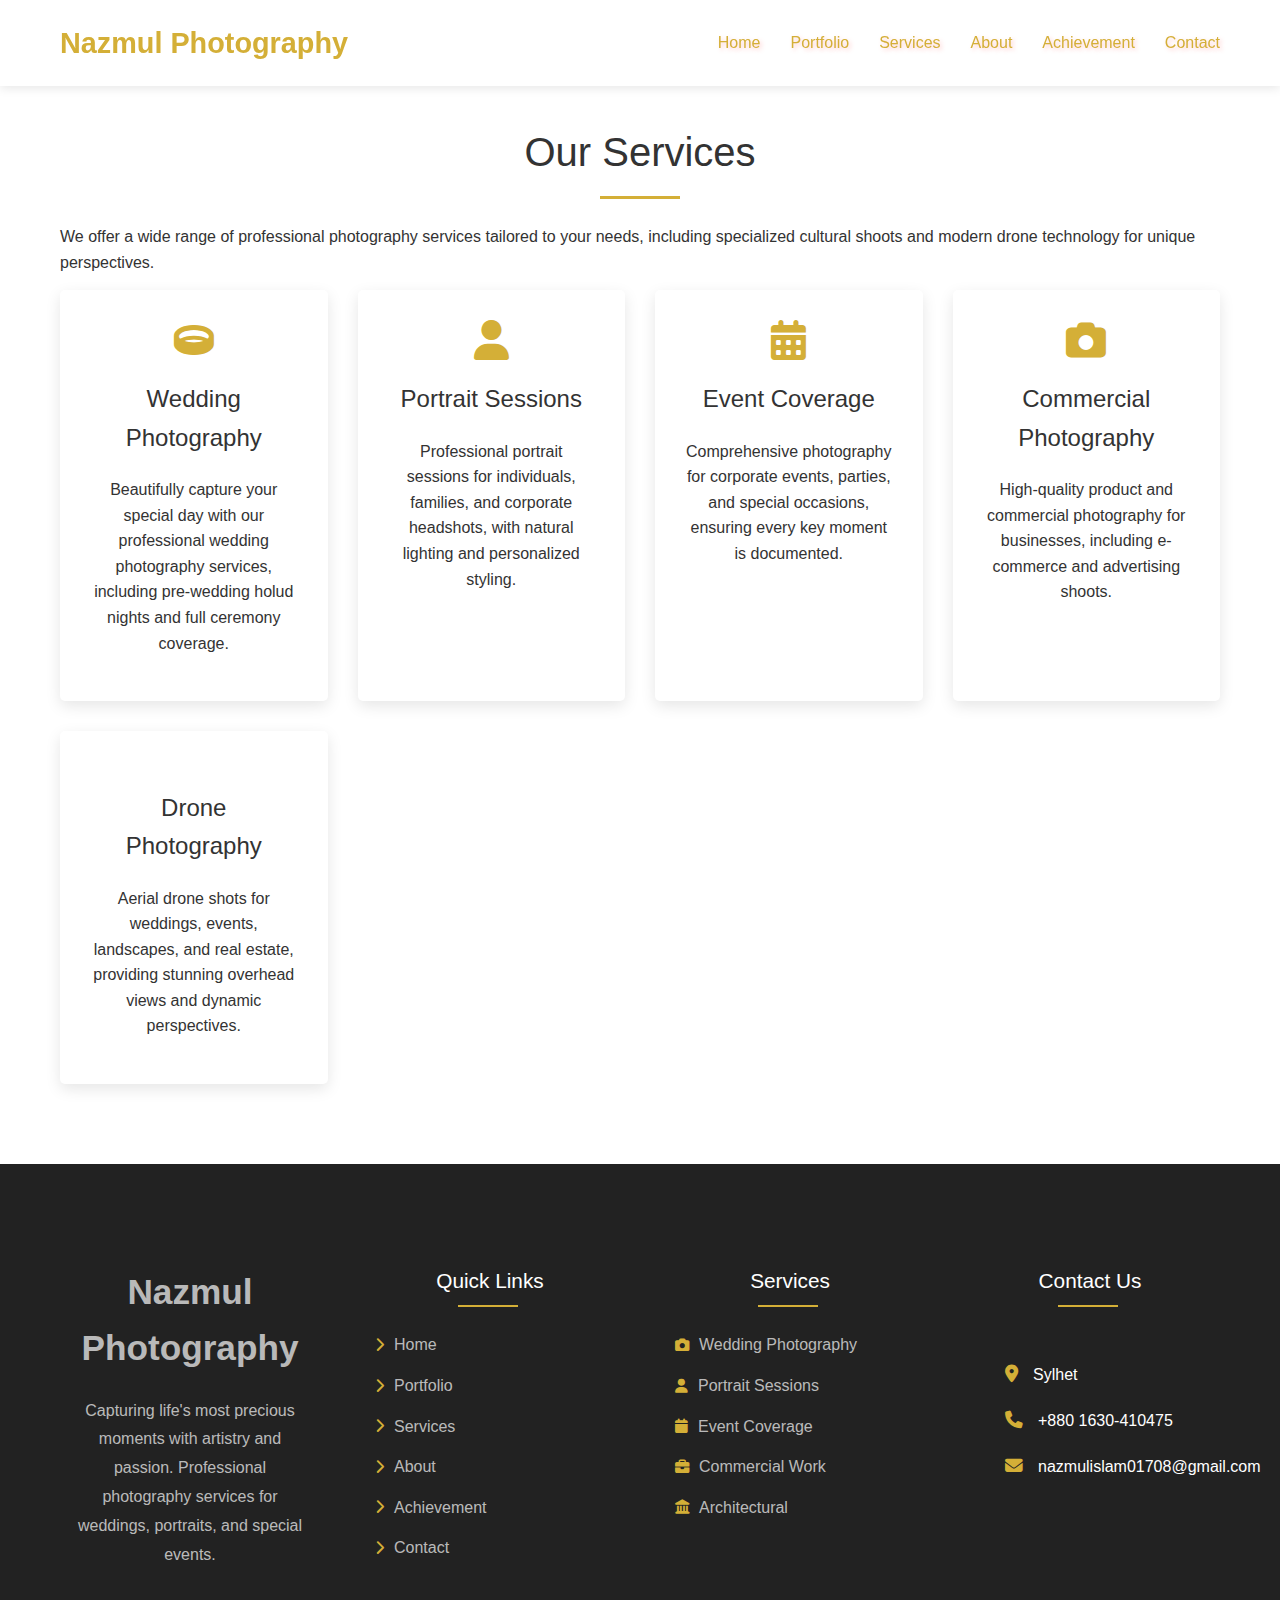
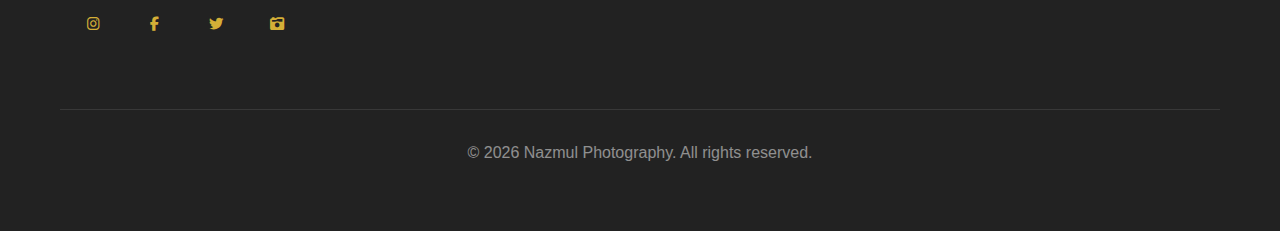
<file: services.html>
<!DOCTYPE html>
<html lang="en">
<head>
    <meta charset="UTF-8">
    <meta name="viewport" content="width=device-width, initial-scale=1.0">
    <title>Services | Nazmul Photography</title>
    <link rel="stylesheet" href="https://cdnjs.cloudflare.com/ajax/libs/font-awesome/6.4.0/css/all.min.css">
    <link rel="stylesheet" href="css/styles.css">
    <link rel="icon" href="img/Logo.png">
</head>
<body>
    <header>
        <div class="container">
            <nav>
                <div class="logo"><a href="index.html">Nazmul Photography</a></div>
                <ul class="nav-links">
                    <li><a href="/index.html">Home</a></li>
                    <li><a href="/portfolio/index.html">Portfolio</a></li>
                    <li><a href="/services.html">Services</a></li>
                    <li><a href="/about.html">About</a></li>
                    <li><a href="/achievement/index.html">Achievement</a></li>
                    <li><a href="/contact.html">Contact</a></li>
                </ul>
                <div class="burger">
                    <div class="line1"></div>
                    <div class="line2"></div>
                    <div class="line3"></div>
                </div>
            </nav>
        </div>
    </header>

    <section id="services" class="services">
        <div class="container">
            <h2>Our Services</h2>
            <p>We offer a wide range of professional photography services tailored to your needs, including specialized cultural shoots and modern drone technology for unique perspectives.</p>
            <div class="services-grid">
                <div class="service-card">
                    <i class="fas fa-ring"></i>
                    <h3>Wedding Photography</h3>
                    <p>Beautifully capture your special day with our professional wedding photography services, including pre-wedding holud nights and full ceremony coverage.</p>
                </div>
                <div class="service-card">
                    <i class="fas fa-user"></i>
                    <h3>Portrait Sessions</h3>
                    <p>Professional portrait sessions for individuals, families, and corporate headshots, with natural lighting and personalized styling.</p>
                </div>
                <div class="service-card">
                    <i class="fas fa-calendar-alt"></i>
                    <h3>Event Coverage</h3>
                    <p>Comprehensive photography for corporate events, parties, and special occasions, ensuring every key moment is documented.</p>
                </div>
                <div class="service-card">
                    <i class="fas fa-camera"></i>
                    <h3>Commercial Photography</h3>
                    <p>High-quality product and commercial photography for businesses, including e-commerce and advertising shoots.</p>
                </div>
                <!-- Added new service from online research -->
                <div class="service-card">
                    <i class="fas fa-drone"></i>
                    <h3>Drone Photography</h3>
                    <p>Aerial drone shots for weddings, events, landscapes, and real estate, providing stunning overhead views and dynamic perspectives.</p>
                </div>
            </div>
        </div>
    </section>

    <footer class="footer">
        <div class="container">
            <div class="footer-grid">
                <div class="footer-col footer-about">
                    <div class="footer-logo"><a href="index.html">Nazmul Photography</a></div>
                    <p>Capturing life's most precious moments with artistry and passion. Professional photography services for weddings, portraits, and special events.</p>
                    <div class="social-links">
                        <a href="#" class="social-icon" aria-label="Instagram"><i class="fab fa-instagram"></i></a>
                        <a href="https://www.facebook.com/nazmulphotography15" class="social-icon" aria-label="Facebook"><i class="fab fa-facebook-f"></i></a>
                        <a href="#" class="social-icon" aria-label="Twitter"><i class="fab fa-twitter"></i></a>
                        <a href="https://www.shutterstock.com/g/Nazmul00?rid=383592365" class="social-icon" aria-label="Pinterest"><i class="fa-solid fa-camera-retro"></i></a>
                    </div>
                </div>
                <div class="footer-col footer-links">
                    <h3 class="footer-heading">Quick Links</h3>
                    <ul>
                        <li><a href="index.html"><i class="fas fa-chevron-right"></i> Home</a></li>
                        <li><a href="/portfolio"><i class="fas fa-chevron-right"></i> Portfolio</a></li>
                        <li><a href="/services.html"><i class="fas fa-chevron-right"></i> Services</a></li>
                        <li><a href="/about.html"><i class="fas fa-chevron-right"></i> About</a></li>
                        <li><a href="/achievement/index.html"><i class="fas fa-chevron-right"></i> Achievement</a></li>
                        <li><a href="/contact.html"><i class="fas fa-chevron-right"></i> Contact</a></li>
                    </ul>
                </div>
                <div class="footer-col footer-services">
                    <h3 class="footer-heading">Services</h3>
                    <ul>
                        <li><a href="services.html"><i class="fas fa-camera"></i> Wedding Photography</a></li>
                        <li><a href="services.html"><i class="fas fa-user"></i> Portrait Sessions</a></li>
                        <li><a href="services.html"><i class="fas fa-calendar"></i> Event Coverage</a></li>
                        <li><a href="services.html"><i class="fas fa-briefcase"></i> Commercial Work</a></li>
                        <li><a href="services.html"><i class="fas fa-landmark"></i> Architectural</a></li>
                    </ul>
                </div>
                <div class="footer-col footer-contact">
                    <h3 class="footer-heading">Contact Us</h3>
                    <ul class="contact-info">
                        <li><i class="fas fa-map-marker-alt"></i> Sylhet</li>
                        <li><i class="fas fa-phone"></i> +880 1630-410475</li>
                        <li><i class="fas fa-envelope"></i> nazmulislam01708@gmail.com</li>
                    </ul>
                </div>
            </div>
            <div class="footer-bottom">
                <div class="copyright">
                    &copy; <span id="year"></span> Nazmul Photography. All rights reserved.
                </div>
            </div>
        </div>
    </footer>

    <script src="js/script.js"></script>
</body>
</html>
</file>
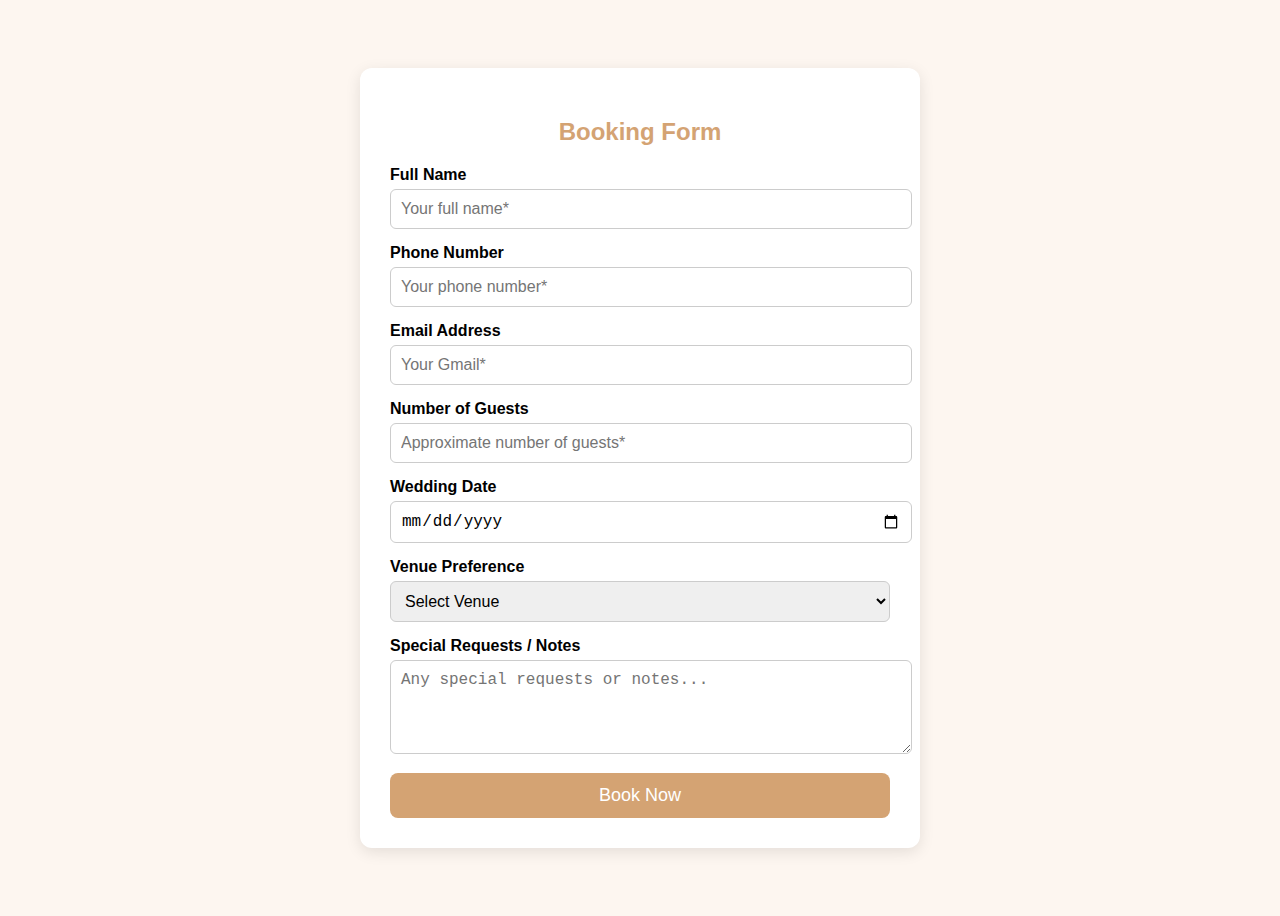
<file: ui/form.html>
<!DOCTYPE html>
<html lang="en">
<head>
    <meta charset="UTF-8">
    <meta name="viewport" content="width=device-width, initial-scale=1.0">
    <title>Booking Form</title>
    <link rel="icon" href="../img/Logo.png">
    <style>
        body {
            font-family: Arial, sans-serif;
            background-color: #fdf6f0;
            display: flex;
            justify-content: center;
            align-items: center;
            height: 100vh;
        }
        .booking-form {
            background-color: #fff;
            padding: 30px;
            border-radius: 12px;
            box-shadow: 0 4px 15px rgba(0,0,0,0.1);
            max-width: 500px;
            width: 100%;
        }
        .booking-form h2 {
            text-align: center;
            margin-bottom: 20px;
            color: #d4a373;
        }
        .booking-form label {
            display: block;
            margin-bottom: 5px;
            font-weight: bold;
        }
        .booking-form input,
        .booking-form select,
        .booking-form textarea {
            width: 100%;
            padding: 10px;
            margin-bottom: 15px;
            border-radius: 6px;
            border: 1px solid #ccc;
            font-size: 16px;
        }
        .booking-form textarea {
            resize: vertical;
        }
        .booking-form button {
            width: 100%;
            padding: 12px;
            background-color: #d4a373;
            color: white;
            border: none;
            font-size: 18px;
            border-radius: 8px;
            cursor: pointer;
        }
        .booking-form button:hover {
            background-color: #b57a4f;
        }
    </style>
</head>
<body>
    <form class="booking-form" action="https://api.web3forms.com/submit" method="POST">
        <h2>Booking Form</h2>

        <input type="hidden" name="access_key" value="26a2e411-1d75-4196-a053-77fe8c8227d6">

        <input type="hidden" name="Nazmul photography" value="Booking Form">

        <label for="name">Full Name</label>
        <input type="text" id="name" name="name" placeholder="Your full name*" required>

        <label for="phone">Phone Number</label>
        <input type="tel" id="phone" name="phone" placeholder="Your phone number*" required>

        <label for="email">Email Address</label>
        <input type="email" id="email" name="email" placeholder="Your Gmail*" required>
        
        <label for="guests">Number of Guests</label>
        <input type="number" id="guests" name="guests" placeholder="Approximate number of guests*" min="1" required>

        <label for="date">Wedding Date</label>
        <input type="date" id="date" name="date" required>

        <label for="venue">Venue Preference</label>
        <select id="venue" name="venue" required>
            <option value="">Select Venue</option>
            <option value="Wedding">Wedding</option>
            <option value="Holud">Holud</option>
            <option value="Wedding + Holud">Wedding + Holud</option>
            <option value="Outdoor">Outdoor</option>
        </select>

        <label for="requests">Special Requests / Notes</label>
        <textarea id="requests" name="requests" rows="4" placeholder="Any special requests or notes..."></textarea>

        <button type="submit">Book Now</button>
    </form>
</body>
</html>
</file>
<file: css/styles.css>
/* Global Styles */
:root {
    --primary-color: #333;
    --secondary-color: #555;
    --accent-color: #d4af37;
    --light-color: #f4f4f4;
    --dark-color: #222;
    --overlay-color: rgba(0, 0, 0, 0.7);
}

* {
    margin: 0;
    padding: 0;
    box-sizing: border-box;
}

body {
    font-family: 'Helvetica Neue', Arial, sans-serif;
    line-height: 1.6;
    color: var(--primary-color);
}

.container {
    max-width: 1200px;
    margin: 0px auto;
    padding: 0 20px;
}

h1,
h2,
h3 {
    margin-bottom: 20px;
    font-weight: 300;
}

h1 {
    font-size: 3rem;
}

h2 {
    font-size: 2.5rem;
    text-align: center;
    margin: 40px;
    position: relative;
}

h2::after {
    content: '';
    position: absolute;
    bottom: -15px;
    left: 50%;
    transform: translateX(-50%);
    width: 80px;
    height: 3px;
    background: var(--accent-color);
}

p {
    margin-bottom: 15px;
}

a {
    text-decoration: none;
    color: var(--primary-color);
}

.btn {
    display: inline-block;
    background: var(--accent-color);
    color: #fff;
    padding: 12px 30px;
    border: none;
    border-radius: 5px;
    cursor: pointer;
    font-size: 1rem;
    transition: all 0.3s ease;
}

.btn:hover {
    background: #c19b2c;
    transform: translateY(-3px);
}

section {
    padding: 80px 0;
}

/* Header & Navigation */
header {
    /* background: rgba(0, 0, 0, 0.1); */
    box-shadow: 0 2px 10px rgba(0, 0, 0, 0.1);
    position: fixed;
    width: 100%;
    z-index: 1000;
    backdrop-filter: blur(10px);
}

nav {
    display: flex;
    justify-content: space-between;
    align-items: center;
    padding: 20px 0;
}

.logo a {
    font-size: 1.8rem;
    font-weight: 700;
    color: var(--accent-color);
    transition: all .3s ease;
    -webkit-transition: all .3s ease;
    -moz-transition: all .3s ease;
    -ms-transition: all .3s ease;
    -o-transition: all .3s ease;
}

.nav-links {
    display: flex;
    list-style: none;
}

.nav-links li {
    margin-left: 30px;
}

.nav-links a {
    font-size: 1rem;
    font-weight: 500;
    transition: all 0.3s ease;
    color: var(--accent-color);
    text-shadow: 2px 2px 4px hsla(0, 100%, 73%, 0.377);
    -webkit-transition: all 0.3s ease;
    -moz-transition: all 0.3s ease;
    -ms-transition: all 0.3s ease;
    -o-transition: all 0.3s ease;
}

nav a:hover {
    color: var(--dark-color);
    text-shadow: 0 0 3px var(--accent-color);
}

.burger {
    display: none;
    cursor: pointer;
}

.burger div {
    width: 25px;
    height: 3px;
    background: var(--accent-color);
    margin: 5px;
    transition: all 0.3s ease;
}

/* Hero Section */
.hero {
    height: 100vh;
    background: linear-gradient(var(--overlay-color), var(--overlay-color)),
        url('/img/nature (5).webp') no-repeat center center/cover;
    color: #fff;
    display: flex;
    align-items: center;
    text-align: center;
}

.hero-content {
    max-width: 800px;
    margin: 0 auto;
    padding: 0 20px;
}

.hero h1 {
    font-size: 3.5rem;
    margin-bottom: 20px;
    animation: fadeInDown 1s ease;
}

.hero p {
    font-size: 1.2rem;
    margin-bottom: 30px;
    animation: fadeInUp 1s ease;
}

/* Portfolio Section */
.portfolio {
    background: var(--light-color);
}

.filter-buttons {
    display: flex;
    justify-content: center;
    flex-wrap: wrap;
    margin-bottom: 40px;
}

.filter-btn {
    margin: 0 10px 10px;
    padding: 8px 20px;
    background: none;
    border: 1px solid var(--primary-color);
    border-radius: 30px;
    cursor: pointer;
    transition: all 0.3s ease;
}

.filter-btn.active,
.filter-btn:hover {
    background: var(--accent-color);
    color: #fff;
    border-color: var(--accent-color);
}

.gallery {
    display: grid;
    grid-template-columns: repeat(auto-fill, minmax(300px, 1fr));
    gap: 20px;
}

.gallery-item {
    position: relative;
    overflow: hidden;
    border-radius: 5px;
    height: 250px;
}

.gallery-item img {
    width: 100%;
    height: 100%;
    object-fit: cover;
    transition: transform 0.5s ease;
}

.gallery-item:hover img {
    transform: scale(1.1);
}

.gallery-item .overlay {
    position: absolute;
    top: 0;
    left: 0;
    width: 100%;
    height: 100%;
    background: rgba(0, 0, 0, 0.5);
    display: flex;
    align-items: center;
    justify-content: center;
    opacity: 0;
    transition: opacity 0.3s ease;
}

.gallery-item:hover .overlay {
    opacity: 1;
}

.overlay i {
    color: #fff;
    font-size: 2rem;
}

/* Services Section */
.services-grid {
    display: grid;
    grid-template-columns: repeat(auto-fit, minmax(250px, 1fr));
    gap: 30px;
}

.service-card {
    background: #fff;
    padding: 30px;
    border-radius: 5px;
    text-align: center;
    box-shadow: 0 5px 15px rgba(0, 0, 0, 0.1);
    transition: transform 0.3s ease;
}

.service-card:hover {
    transform: translateY(-10px);
    box-shadow: 10px 10px 20px #babecc,
        -10px -10px -20px #ffffff;
}


.service-card i {
    font-size: 2.5rem;
    color: var(--accent-color);
    margin-bottom: 20px;
}

.service-card i:hover {
    color: #222;
}

.service-card h3 {
    font-size: 1.5rem;
}

/* About Section */
.about-content {
    display: grid;
    grid-template-columns: 1fr 1fr;
    gap: 50px;
    align-items: center;
    margin-top: 50px;

}

.about-image img {
    width: 100%;
    border-radius: 5px;
    box-shadow: 0 5px 15px rgba(0, 0, 0, 0.1);
    transition: all .5s ease;
    -webkit-transition: all .5s ease;
    -moz-transition: all .5s ease;
    -ms-transition: all .5s ease;
    -o-transition: all .5s ease;
}

.about-image img:hover {
    transform: calc(1.3);
    -webkit-transform: calc(1.3);
    -moz-transform: calc(1.3);
    -ms-transform: calc(1.3);
    -o-transform: calc(1.3);
}


/* Achievements Section */
.achievements {
    padding: 80px 0;
    background-color: #f9f9f9;
}

.achievements h2 {
    text-align: center;
    margin-bottom: 50px;
    position: relative;
}

.achievements h2::after {
    content: '';
    position: absolute;
    bottom: -15px;
    left: 50%;
    transform: translateX(-50%);
    width: 80px;
    height: 3px;
    background: var(--accent-color);
}

.achievements-grid {
    display: grid;
    grid-template-columns: repeat(auto-fit, minmax(350px, 1fr));
    gap: 30px;
    margin-bottom: 60px;
}

.achievement-card {
    background: #fff;
    border-radius: 8px;
    box-shadow: 0 10px 30px rgba(0, 0, 0, 0.05);
    padding: 30px;
    display: flex;
    position: relative;
    overflow: hidden;
    transition: all 0.3s ease;
    border-left: 4px solid var(--accent-color);
}

.achievement-card:hover {
    transform: translateY(-5px);
    box-shadow: 0 15px 35px rgba(0, 0, 0, 0.1);
}

.achievement-icon {
    font-size: 2rem;
    color: var(--accent-color);
    margin-right: 20px;
    min-width: 50px;
    text-align: center;
}

.achievement-content {
    flex: 1;
}

.achievement-content h3 {
    margin-bottom: 10px;
    color: var(--dark-color);
}

.achievement-meta {
    color: var(--accent-color);
    font-weight: 600;
    margin-bottom: 10px;
    font-size: 0.9rem;
}

.achievement-year {
    position: absolute;
    top: 30px;
    right: 30px;
    background: var(--accent-color);
    color: #fff;
    width: 50px;
    height: 50px;
    border-radius: 50%;
    display: flex;
    align-items: center;
    justify-content: center;
    font-weight: 700;
    box-shadow: 0 5px 15px rgba(212, 175, 55, 0.3);
}

.achievements-stats {
    display: grid;
    grid-template-columns: repeat(auto-fit, minmax(200px, 1fr));
    gap: 30px;
    text-align: center;
    margin-top: 50px;
}

.stat-item {
    background: #fff;
    padding: 30px 20px;
    border-radius: 8px;
    box-shadow: 0 5px 20px rgba(0, 0, 0, 0.05);
    transition: all 0.3s ease;
}

.stat-item:hover {
    transform: translateY(-5px);
    box-shadow: 0 10px 30px rgba(0, 0, 0, 0.1);
}

.stat-number {
    font-size: 3rem;
    font-weight: 700;
    color: var(--accent-color);
    margin-bottom: 10px;
}

.stat-label {
    color: var(--dark-color);
    font-size: 1.1rem;
    font-weight: 500;
}

/* Responsive Adjustments */
@media (max-width: 768px) {
    .achievements-grid {
        grid-template-columns: 1fr;
    }

    .achievement-card {
        flex-direction: column;
    }

    .achievement-icon {
        margin-right: 0;
        margin-bottom: 20px;
    }

    .achievements-stats {
        grid-template-columns: repeat(2, 1fr);
    }
}

@media (max-width: 480px) {
    .achievements-stats {
        grid-template-columns: 1fr;
    }
}
















/* Contact Section */
.contact {
    background: var(--light-color);
}

.contact-container {
    display: grid;
    grid-template-columns: 1fr 1fr;
    gap: 50px;
}

.contact-info {
    padding: 30px;
    border-radius: 5px;
}

.contact-info p {
    margin-bottom: 20px;
    display: flex;
    align-items: center;
}

.contact-info i {
    margin-right: 10px;
    color: var(--accent-color);
    font-size: 1.2rem;
}

.social-links {
    margin-top: 30px;
}

.social-links a {
    display: inline-block;
    /* margin-right: 15px; */
    font-size: 1.5rem;
    color: var(--primary-color);
    /* transition: color 0.3s ease; */
}

.social-links a:hover {
    color: var(--accent-color);
}

.contact-form .form-group {
    margin-bottom: 20px;
}

.contact-form input,
.contact-form textarea {
    width: 100%;
    padding: 12px;
    border: 1px solid #ddd;
    border-radius: 5px;
    font-family: inherit;
    font-size: 1rem;
}

.contact-form textarea {
    height: 150px;
    resize: vertical;
}

/* Footer */
footer {
    background: var(--dark-color);
    color: #fff;
    text-align: center;
    padding: 20px 0;
}

/* Animations */
@keyframes fadeInDown {
    from {
        opacity: 0;
        transform: translateY(-50px);
    }

    to {
        opacity: 1;
        transform: translateY(0);
    }
}

@keyframes fadeInUp {
    from {
        opacity: 0;
        transform: translateY(50px);
    }

    to {
        opacity: 1;
        transform: translateY(0);
    }
}

/* Responsive Design */
@media (max-width: 768px) {
    .nav-links {
        position: absolute;
        right: 0;
        top: 80px;
        background: #fff;
        width: 100%;
        flex-direction: column;
        align-items: center;
        padding: 20px 0;
        box-shadow: 0 5px 10px rgba(0, 0, 0, 0.1);
        transform: translateY(-150%);
        transition: transform 0.5s ease;
    }

    .nav-links.active {
        transform: translateY(0);
    }

    .nav-links li {
        margin: 15px 0;
    }

    .burger {
        display: block;
    }

    .hero h1 {
        font-size: 2.5rem;
    }

    .about-content,
    .contact-container {
        grid-template-columns: 1fr;
    }

    .about-image {
        order: -1;
    }
}

/* Toggle Nav Animation */
.toggle .line1 {
    transform: rotate(-45deg) translate(-5px, 6px);
}

.toggle .line2 {
    opacity: 0;
}

.toggle .line3 {
    transform: rotate(45deg) translate(-5px, -6px);
}






/* ===================== */
/* Footer Styles */
/* ===================== */

.footer {
    background-color: var(--dark-color);
    color: #fff;
    position: relative;
    padding-top: 100px;
}

.footer-grid {
    display: grid;
    grid-template-columns: repeat(auto-fit, minmax(250px, 1fr));
    gap: 40px;
    margin-bottom: 60px;
}

.footer-col {
    padding: 0 15px;
}

.footer-logo {
    font-size: 2.2rem;
    font-weight: 700;
    color: var(--accent-color);
    margin-bottom: 20px;
    display: inline-block;
}

.footer-about p {
    color: rgba(255, 255, 255, 0.7);
    line-height: 1.8;
    margin-bottom: 25px;
}

.footer-heading {
    font-size: 1.3rem;
    margin-bottom: 25px;
    position: relative;
    padding-bottom: 10px;
}

.footer-heading::after {
    content: '';
    position: absolute;
    left: 36%;
    bottom: 0;
    width: 60px;
    height: 2px;
    background: var(--accent-color);
}

.footer-col ul {
    list-style: none;
}

.footer-col li {
    margin-bottom: 15px;
}

.footer-col a {
    color: rgba(255, 255, 255, 0.7);
    transition: all 0.3s ease;
    display: flex;
    align-items: center;
}

.footer-col a:hover {
    color: var(--accent-color);
    padding-left: 5px;
}

.footer-col i {
    margin-right: 10px;
    color: var(--accent-color);
    font-size: 0.9rem;
}

.contact-info li {
    display: flex;
    align-items: flex-start;
    margin-bottom: 20px;
}

.contact-info i {
    font-size: 1.1rem;
    margin-top: 3px;
    margin-right: 15px;
}

.social-links {
    display: flex;
    justify-content: center;
    align-items: center;
    gap: 15px;
}

.social-icon {
    width: 50px;
    height: 50px;
    display: flex;
    align-items: center;
    justify-content: center;
    color: #fff;
    transition: all 0.3s ease;
}

.social-icon:hover {
    transform: translateY(-3px);
}

.footer-newsletter {
    max-width: 600px;
    margin: 0 auto 40px;
    text-align: center;
}

.footer-newsletter h3 {
    color: #fff;
    margin-bottom: 20px;
    font-size: 1.5rem;
}

.footer-bottom {
    border-top: 1px solid rgba(255, 255, 255, 0.1);
    padding: 30px 0;
    display: flex;
    flex-direction: column;
    align-items: center;
    text-align: center;
}

.copyright {
    color: rgba(255, 255, 255, 0.5);
    margin-bottom: 15px;
}

.legal-links {
    display: flex;
    gap: 20px;
}

.legal-links a {
    color: rgba(255, 255, 255, 0.5);
    transition: all 0.3s ease;
}

.legal-links a:hover {
    color: var(--accent-color);
}

/* Responsive Footer */
@media (max-width: 768px) {
    .footer-grid {
        grid-template-columns: 1fr;
        gap: 30px;
    }

    .footer-col {
        margin-bottom: 30px;
    }

    .footer-newsletter {
        margin-bottom: 30px;
    }

    .legal-links {
        flex-direction: column;
        gap: 10px;
    }
}





/* Loader  */
.div-loader{
            margin: 0;
            padding: 0;
            box-sizing: border-box;
            display: flex;
            justify-content: center;
            align-items: center;
            height: 100vh;
            background: #000;
            z-index: 10000;
}

.loader {
    transform: rotateZ(45deg);
    perspective: 1000px;
    border-radius: 50%;
    width: 48px;
    height: 48px;
    color: #fff;
}

.loader:before,
.loader:after {
    content: '';
    display: block;
    position: absolute;
    top: 0;
    left: 0;
    width: 100%;
    height: 100%;
    border-radius: 50%;
    transform: rotateX(70deg);
    animation: 1s spin linear infinite;
}

.loader:after {
    color: #FF3D00;
    transform: rotateY(70deg);
    animation-delay: .4s;
}

@keyframes rotate {
    0% {
        transform: translate(-50%, -50%) rotateZ(0deg);
    }

    100% {
        transform: translate(-50%, -50%) rotateZ(360deg);
    }
}

@keyframes rotateccw {
    0% {
        transform: translate(-50%, -50%) rotate(0deg);
    }

    100% {
        transform: translate(-50%, -50%) rotate(-360deg);
    }
}

@keyframes spin {

    0%,
    100% {
        box-shadow: .2em 0px 0 0px currentcolor;
    }

    12% {
        box-shadow: .2em .2em 0 0 currentcolor;
    }

    25% {
        box-shadow: 0 .2em 0 0px currentcolor;
    }

    37% {
        box-shadow: -.2em .2em 0 0 currentcolor;
    }

    50% {
        box-shadow: -.2em 0 0 0 currentcolor;
    }

    62% {
        box-shadow: -.2em -.2em 0 0 currentcolor;
    }

    75% {
        box-shadow: 0px -.2em 0 0 currentcolor;
    }

    87% {
        box-shadow: .2em -.2em 0 0 currentcolor;
    }
}
</file>
<file: achievement/styles.css>
/* Global Styles */
:root {
    --primary-color: #333;
    --secondary-color: #555;
    --accent-color: #d4af37;
    --light-color: #f4f4f4;
    --dark-color: #222;
    --overlay-color: rgba(0, 0, 0, 0.7);
}

* {
    margin: 0;
    padding: 0;
    box-sizing: border-box;
}

body {
    font-family: 'Helvetica Neue', Arial, sans-serif;
    line-height: 1.6;
    color: var(--primary-color);
}

.container {
    max-width: 1200px;
    margin: 0px auto;
    padding: 0 20px;
}

h1, h2, h3 {
    margin-bottom: 20px;
    font-weight: 300;
}

h1 {
    font-size: 3rem;
}

h2 {
    font-size: 2.5rem;
    text-align: center;
    margin: 40px;
    position: relative;
}

h2::after {
    content: '';
    position: absolute;
    bottom: -15px;
    left: 50%;
    transform: translateX(-50%);
    width: 80px;
    height: 3px;
    background: var(--accent-color);
}

p {
    margin-bottom: 15px;
}

a {
    text-decoration: none;
    color: var(--primary-color);
}

.btn {
    display: inline-block;
    background: var(--accent-color);
    color: #fff;
    padding: 12px 30px;
    border: none;
    border-radius: 5px;
    cursor: pointer;
    font-size: 1rem;
    transition: all 0.3s ease;
}

.btn:hover {
    background: #c19b2c;
    transform: translateY(-3px);
}

section {
    padding: 80px 0;
}

/* Header & Navigation */
header {
    background: #fff;
    box-shadow: 0 2px 10px rgba(0, 0, 0, 0.1);
    position: fixed;
    width: 100%;
    z-index: 1000;
}

nav {
    display: flex;
    justify-content: space-between;
    align-items: center;
    padding: 20px 0;
}

.logo a {
    font-size: 1.8rem;
    font-weight: 700;
    color: var(--accent-color);
}

.nav-links {
    display: flex;
    list-style: none;
}

.nav-links li {
    margin-left: 30px;
}

.nav-links a {
    font-size: 1rem;
    font-weight: 500;
    transition: color 0.3s ease;
}

.nav-links a:hover {
    color: var(--accent-color);
}

.burger {
    display: none;
    cursor: pointer;
}

.burger div {
    width: 25px;
    height: 3px;
    background: var(--primary-color);
    margin: 5px;
    transition: all 0.3s ease;
}

/* Hero Section */
.hero {
    height: 100vh;
    background: linear-gradient(var(--overlay-color), var(--overlay-color)), 
                url('https://images.unsplash.com/photo-1505935428862-770b6f24f629?ixlib=rb-4.0.3&ixid=M3wxMjA3fDB8MHxwaG90by1wYWdlfHx8fGVufDB8fHx8fA%3D%3D&auto=format&fit=crop&w=1467&q=80') no-repeat center center/cover;
    color: #fff;
    display: flex;
    align-items: center;
    text-align: center;
}

.hero-content {
    max-width: 800px;
    margin: 0 auto;
    padding: 0 20px;
}

.hero h1 {
    font-size: 3.5rem;
    margin-bottom: 20px;
    animation: fadeInDown 1s ease;
}

.hero p {
    font-size: 1.2rem;
    margin-bottom: 30px;
    animation: fadeInUp 1s ease;
}

/* Portfolio Section */
.portfolio {
    background: var(--light-color);
}

.filter-buttons {
    display: flex;
    justify-content: center;
    flex-wrap: wrap;
    margin-bottom: 40px;
}

.filter-btn {
    margin: 0 10px 10px;
    padding: 8px 20px;
    background: none;
    border: 1px solid var(--primary-color);
    border-radius: 30px;
    cursor: pointer;
    transition: all 0.3s ease;
}

.filter-btn.active, .filter-btn:hover {
    background: var(--accent-color);
    color: #fff;
    border-color: var(--accent-color);
}

.gallery {
    display: grid;
    grid-template-columns: repeat(auto-fill, minmax(300px, 1fr));
    gap: 20px;
}

.gallery-item {
    position: relative;
    overflow: hidden;
    border-radius: 5px;
    height: 250px;
}

.gallery-item img {
    width: 100%;
    height: 100%;
    object-fit: cover;
    transition: transform 0.5s ease;
}

.gallery-item:hover img {
    transform: scale(1.1);
}

.gallery-item .overlay {
    position: absolute;
    top: 0;
    left: 0;
    width: 100%;
    height: 100%;
    background: rgba(0, 0, 0, 0.5);
    display: flex;
    align-items: center;
    justify-content: center;
    opacity: 0;
    transition: opacity 0.3s ease;
}

.gallery-item:hover .overlay {
    opacity: 1;
}

.overlay i {
    color: #fff;
    font-size: 2rem;
}

/* Services Section */
.services-grid {
    display: grid;
    grid-template-columns: repeat(auto-fit, minmax(250px, 1fr));
    gap: 30px;
}

.service-card {
    background: #fff;
    padding: 30px;
    border-radius: 5px;
    text-align: center;
    box-shadow: 0 5px 15px rgba(0, 0, 0, 0.1);
    transition: transform 0.3s ease;
}

.service-card:hover {
    transform: translateY(-10px);
    box-shadow: 10px 10px 20px #babecc,
        -10px -10px -20px #ffffff;
}


.service-card i {
    font-size: 2.5rem;
    color: var(--accent-color);
    margin-bottom: 20px;
}

.service-card i:hover{
    color: #222;
}
.service-card h3 {
    font-size: 1.5rem;
}

/* About Section */
.about-content {
    display: grid;
    grid-template-columns: 1fr 1fr;
    gap: 50px;
    align-items: center;
}

.about-image img {
    width: 100%;
    border-radius: 5px;
    box-shadow: 0 5px 15px rgba(0, 0, 0, 0.1);
    transition: all .5s ease;
    -webkit-transition: all .5s ease;
    -moz-transition: all .5s ease;
    -ms-transition: all .5s ease;
    -o-transition: all .5s ease;
}

.about-image img:hover{
    transform: calc(1.3);
    -webkit-transform: calc(1.3);
    -moz-transform: calc(1.3);
    -ms-transform: calc(1.3);
    -o-transform: calc(1.3);
}

/* achiovement section */
/* Achievements Section */
.achievements {
    padding: 80px 0;
    background-color: #f9f9f9;
}

.achievements h2 {
    text-align: center;
    margin-bottom: 50px;
    position: relative;
}

.achievements h2::after {
    content: '';
    position: absolute;
    bottom: -15px;
    left: 50%;
    transform: translateX(-50%);
    width: 80px;
    height: 3px;
    background: var(--accent-color);
}

.achievements-grid {
    display: grid;
    grid-template-columns: repeat(auto-fit, minmax(350px, 1fr));
    gap: 30px;
    margin-bottom: 60px;
}

.achievement-card {
    background: #fff;
    border-radius: 8px;
    box-shadow: 0 10px 30px rgba(0, 0, 0, 0.05);
    padding: 30px;
    display: flex;
    position: relative;
    overflow: hidden;
    transition: all 0.3s ease;
    border-left: 4px solid var(--accent-color);
}

.achievement-card:hover {
    transform: translateY(-5px);
    box-shadow: 0 15px 35px rgba(0, 0, 0, 0.1);
}

.achievement-icon {
    font-size: 2rem;
    color: var(--accent-color);
    margin-right: 20px;
    min-width: 50px;
    text-align: center;
}

.achievement-content {
    flex: 1;
}

.achievement-content h3 {
    margin-bottom: 10px;
    color: var(--dark-color);
}

.achievement-meta {
    color: var(--accent-color);
    font-weight: 600;
    margin-bottom: 10px;
    font-size: 0.9rem;
}

.achievement-year {
    position: absolute;
    top: 30px;
    right: 30px;
    background: var(--accent-color);
    color: #fff;
    width: 50px;
    height: 50px;
    border-radius: 50%;
    display: flex;
    align-items: center;
    justify-content: center;
    font-weight: 700;
    box-shadow: 0 5px 15px rgba(212, 175, 55, 0.3);
}

.achievements-stats {
    display: grid;
    grid-template-columns: repeat(auto-fit, minmax(200px, 1fr));
    gap: 30px;
    text-align: center;
    margin-top: 50px;
}

.stat-item {
    background: #fff;
    padding: 30px 20px;
    border-radius: 8px;
    box-shadow: 0 5px 20px rgba(0, 0, 0, 0.05);
    transition: all 0.3s ease;
}

.stat-item:hover {
    transform: translateY(-5px);
    box-shadow: 0 10px 30px rgba(0, 0, 0, 0.1);
}

.stat-number {
    font-size: 3rem;
    font-weight: 700;
    color: var(--accent-color);
    margin-bottom: 10px;
}

.stat-label {
    color: var(--dark-color);
    font-size: 1.1rem;
    font-weight: 500;
}

/* Responsive Adjustments */
@media (max-width: 768px) {
    .achievements-grid {
        grid-template-columns: 1fr;
    }
    
    .achievement-card {
        flex-direction: column;
    }
    
    .achievement-icon {
        margin-right: 0;
        margin-bottom: 20px;
    }
    
    .achievements-stats {
        grid-template-columns: repeat(2, 1fr);
    }
}

@media (max-width: 480px) {
    .achievements-stats {
        grid-template-columns: 1fr;
    }
}
















/* Contact Section */
.contact {
    background: var(--light-color);
}

.contact-container {
    display: grid;
    grid-template-columns: 1fr 1fr;
    gap: 50px;
}

.contact-info {
    padding: 30px;
    border-radius: 5px;
}

.contact-info p {
    margin-bottom: 20px;
    display: flex;
    align-items: center;
}

.contact-info i {
    margin-right: 10px;
    color: var(--accent-color);
    font-size: 1.2rem;
}

.social-links {
    margin-top: 30px;
}

.social-links a {
    display: inline-block;
    margin-right: 15px;
    font-size: 1.5rem;
    color: var(--primary-color);
    transition: color 0.3s ease;
}

.social-links a:hover {
    color: var(--accent-color);
}

.contact-form .form-group {
    margin-bottom: 20px;
}

.contact-form input,
.contact-form textarea {
    width: 100%;
    padding: 12px;
    border: 1px solid #ddd;
    border-radius: 5px;
    font-family: inherit;
    font-size: 1rem;
}

.contact-form textarea {
    height: 150px;
    resize: vertical;
}

/* Footer */
footer {
    background: var(--dark-color);
    color: #fff;
    text-align: center;
    padding: 20px 0;
}

/* Animations */
@keyframes fadeInDown {
    from {
        opacity: 0;
        transform: translateY(-50px);
    }
    to {
        opacity: 1;
        transform: translateY(0);
    }
}

@keyframes fadeInUp {
    from {
        opacity: 0;
        transform: translateY(50px);
    }
    to {
        opacity: 1;
        transform: translateY(0);
    }
}

/* Responsive Design */
@media (max-width: 768px) {
    .nav-links {
        position: absolute;
        right: 0;
        top: 80px;
        background: #fff;
        width: 100%;
        flex-direction: column;
        align-items: center;
        padding: 20px 0;
        box-shadow: 0 5px 10px rgba(0, 0, 0, 0.1);
        transform: translateY(-150%);
        transition: transform 0.5s ease;
    }

    .nav-links.active {
        transform: translateY(0);
    }

    .nav-links li {
        margin: 15px 0;
    }

    .burger {
        display: block;
    }

    .hero h1 {
        font-size: 2.5rem;
    }

    .about-content,
    .contact-container {
        grid-template-columns: 1fr;
    }

    .about-image {
        order: -1;
    }
}

/* Toggle Nav Animation */
.toggle .line1 {
    transform: rotate(-45deg) translate(-5px, 6px);
}
.toggle .line2 {
    opacity: 0;
}
.toggle .line3 {
    transform: rotate(45deg) translate(-5px, -6px);
}






/* ===================== */
/* Footer Styles */
/* ===================== */

.footer {
    background-color: var(--dark-color);
    color: #fff;
    position: relative;
    padding-top: 100px;
}

.footer-grid {
    display: grid;
    grid-template-columns: repeat(auto-fit, minmax(250px, 1fr));
    gap: 40px;
    margin-bottom: 60px;
}

.footer-col {
    padding: 0 15px;
}

.footer-logo {
    font-size: 2.2rem;
    font-weight: 700;
    color: var(--accent-color);
    margin-bottom: 20px;
    display: inline-block;
}

.footer-about p {
    color: rgba(255,255,255,0.7);
    line-height: 1.8;
    margin-bottom: 25px;
}

.footer-heading {
    font-size: 1.3rem;
    margin-bottom: 25px;
    position: relative;
    padding-bottom: 10px;
}

.footer-heading::after {
    content: '';
    position: absolute;
    left: 0;
    bottom: 0;
    width: 50px;
    height: 2px;
    background: var(--accent-color);
}

.footer-col ul {
    list-style: none;
}

.footer-col li {
    margin-bottom: 15px;
}

.footer-col a {
    color: rgba(255,255,255,0.7);
    transition: all 0.3s ease;
    display: flex;
    align-items: center;
}

.footer-col a:hover {
    color: var(--accent-color);
    padding-left: 5px;
}

.footer-col i {
    margin-right: 10px;
    color: var(--accent-color);
    font-size: 0.9rem;
}

.contact-info li {
    display: flex;
    align-items: flex-start;
    margin-bottom: 20px;
}

.contact-info i {
    font-size: 1.1rem;
    margin-top: 3px;
    margin-right: 15px;
}

.social-links {
    display: flex;
    justify-content: center;
    align-items: center;
    gap: 15px;
}

.social-icon {
    width:  50px;
    height: 50px;
    display: flex;
    align-items: center;
    justify-content: center;
    color: #fff;
    transition: all 0.3s ease;
}

.social-icon:hover {
    transform: translateY(-3px);
}

.footer-newsletter {
    max-width: 600px;
    margin: 0 auto 40px;
    text-align: center;
}

.footer-newsletter h3 {
    color: #fff;
    margin-bottom: 20px;
    font-size: 1.5rem;
}

.footer-bottom {
    border-top: 1px solid rgba(255,255,255,0.1);
    padding: 30px 0;
    display: flex;
    flex-direction: column;
    align-items: center;
    text-align: center;
}

.copyright {
    color: rgba(255,255,255,0.5);
    margin-bottom: 15px;
}

.legal-links {
    display: flex;
    gap: 20px;
}

.legal-links a {
    color: rgba(255,255,255,0.5);
    transition: all 0.3s ease;
}

.legal-links a:hover {
    color: var(--accent-color);
}

/* Responsive Footer */
@media (max-width: 768px) {
    .footer-grid {
        grid-template-columns: 1fr;
        gap: 30px;
    }
    
    .footer-col {
        margin-bottom: 30px;
    }
    
    .footer-newsletter {
        margin-bottom: 30px;
    }
    
    .legal-links {
        flex-direction: column;
        gap: 10px;
    }
}
</file>
<file: Achievement/styles.css>
/* Global Styles */
:root {
    --primary-color: #333;
    --secondary-color: #555;
    --accent-color: #d4af37;
    --light-color: #f4f4f4;
    --dark-color: #222;
    --overlay-color: rgba(0, 0, 0, 0.7);
}

* {
    margin: 0;
    padding: 0;
    box-sizing: border-box;
}

body {
    font-family: 'Helvetica Neue', Arial, sans-serif;
    line-height: 1.6;
    color: var(--primary-color);
}

.container {
    max-width: 1200px;
    margin: 0px auto;
    padding: 0 20px;
}

h1, h2, h3 {
    margin-bottom: 20px;
    font-weight: 300;
}

h1 {
    font-size: 3rem;
}

h2 {
    font-size: 2.5rem;
    text-align: center;
    margin: 40px;
    position: relative;
}

h2::after {
    content: '';
    position: absolute;
    bottom: -15px;
    left: 50%;
    transform: translateX(-50%);
    width: 80px;
    height: 3px;
    background: var(--accent-color);
}

p {
    margin-bottom: 15px;
}

a {
    text-decoration: none;
    color: var(--primary-color);
}

.btn {
    display: inline-block;
    background: var(--accent-color);
    color: #fff;
    padding: 12px 30px;
    border: none;
    border-radius: 5px;
    cursor: pointer;
    font-size: 1rem;
    transition: all 0.3s ease;
}

.btn:hover {
    background: #c19b2c;
    transform: translateY(-3px);
}

section {
    padding: 80px 0;
}

/* Header & Navigation */
header {
    background: #fff;
    box-shadow: 0 2px 10px rgba(0, 0, 0, 0.1);
    position: fixed;
    width: 100%;
    z-index: 1000;
}

nav {
    display: flex;
    justify-content: space-between;
    align-items: center;
    padding: 20px 0;
}

.logo a {
    font-size: 1.8rem;
    font-weight: 700;
    color: var(--accent-color);
}

.nav-links {
    display: flex;
    list-style: none;
}

.nav-links li {
    margin-left: 30px;
}

.nav-links a {
    font-size: 1rem;
    font-weight: 500;
    transition: color 0.3s ease;
}

.nav-links a:hover {
    color: var(--accent-color);
}

.burger {
    display: none;
    cursor: pointer;
}

.burger div {
    width: 25px;
    height: 3px;
    background: var(--primary-color);
    margin: 5px;
    transition: all 0.3s ease;
}

/* Hero Section */
.hero {
    height: 100vh;
    background: linear-gradient(var(--overlay-color), var(--overlay-color)), 
                url('https://images.unsplash.com/photo-1505935428862-770b6f24f629?ixlib=rb-4.0.3&ixid=M3wxMjA3fDB8MHxwaG90by1wYWdlfHx8fGVufDB8fHx8fA%3D%3D&auto=format&fit=crop&w=1467&q=80') no-repeat center center/cover;
    color: #fff;
    display: flex;
    align-items: center;
    text-align: center;
}

.hero-content {
    max-width: 800px;
    margin: 0 auto;
    padding: 0 20px;
}

.hero h1 {
    font-size: 3.5rem;
    margin-bottom: 20px;
    animation: fadeInDown 1s ease;
}

.hero p {
    font-size: 1.2rem;
    margin-bottom: 30px;
    animation: fadeInUp 1s ease;
}

/* Portfolio Section */
.portfolio {
    background: var(--light-color);
}

.filter-buttons {
    display: flex;
    justify-content: center;
    flex-wrap: wrap;
    margin-bottom: 40px;
}

.filter-btn {
    margin: 0 10px 10px;
    padding: 8px 20px;
    background: none;
    border: 1px solid var(--primary-color);
    border-radius: 30px;
    cursor: pointer;
    transition: all 0.3s ease;
}

.filter-btn.active, .filter-btn:hover {
    background: var(--accent-color);
    color: #fff;
    border-color: var(--accent-color);
}

.gallery {
    display: grid;
    grid-template-columns: repeat(auto-fill, minmax(300px, 1fr));
    gap: 20px;
}

.gallery-item {
    position: relative;
    overflow: hidden;
    border-radius: 5px;
    height: 250px;
}

.gallery-item img {
    width: 100%;
    height: 100%;
    object-fit: cover;
    transition: transform 0.5s ease;
}

.gallery-item:hover img {
    transform: scale(1.1);
}

.gallery-item .overlay {
    position: absolute;
    top: 0;
    left: 0;
    width: 100%;
    height: 100%;
    background: rgba(0, 0, 0, 0.5);
    display: flex;
    align-items: center;
    justify-content: center;
    opacity: 0;
    transition: opacity 0.3s ease;
}

.gallery-item:hover .overlay {
    opacity: 1;
}

.overlay i {
    color: #fff;
    font-size: 2rem;
}

/* Services Section */
.services-grid {
    display: grid;
    grid-template-columns: repeat(auto-fit, minmax(250px, 1fr));
    gap: 30px;
}

.service-card {
    background: #fff;
    padding: 30px;
    border-radius: 5px;
    text-align: center;
    box-shadow: 0 5px 15px rgba(0, 0, 0, 0.1);
    transition: transform 0.3s ease;
}

.service-card:hover {
    transform: translateY(-10px);
    box-shadow: 10px 10px 20px #babecc,
        -10px -10px -20px #ffffff;
}


.service-card i {
    font-size: 2.5rem;
    color: var(--accent-color);
    margin-bottom: 20px;
}

.service-card i:hover{
    color: #222;
}
.service-card h3 {
    font-size: 1.5rem;
}

/* About Section */
.about-content {
    display: grid;
    grid-template-columns: 1fr 1fr;
    gap: 50px;
    align-items: center;
}

.about-image img {
    width: 100%;
    border-radius: 5px;
    box-shadow: 0 5px 15px rgba(0, 0, 0, 0.1);
    transition: all .5s ease;
    -webkit-transition: all .5s ease;
    -moz-transition: all .5s ease;
    -ms-transition: all .5s ease;
    -o-transition: all .5s ease;
}

.about-image img:hover{
    transform: calc(1.3);
    -webkit-transform: calc(1.3);
    -moz-transform: calc(1.3);
    -ms-transform: calc(1.3);
    -o-transform: calc(1.3);
}

/* achiovement section */
/* Achievements Section */
.achievements {
    padding: 80px 0;
    background-color: #f9f9f9;
}

.achievements h2 {
    text-align: center;
    margin-bottom: 50px;
    position: relative;
}

.achievements h2::after {
    content: '';
    position: absolute;
    bottom: -15px;
    left: 50%;
    transform: translateX(-50%);
    width: 80px;
    height: 3px;
    background: var(--accent-color);
}

.achievements-grid {
    display: grid;
    grid-template-columns: repeat(auto-fit, minmax(350px, 1fr));
    gap: 30px;
    margin-bottom: 60px;
}

.achievement-card {
    background: #fff;
    border-radius: 8px;
    box-shadow: 0 10px 30px rgba(0, 0, 0, 0.05);
    padding: 30px;
    display: flex;
    position: relative;
    overflow: hidden;
    transition: all 0.3s ease;
    border-left: 4px solid var(--accent-color);
}

.achievement-card:hover {
    transform: translateY(-5px);
    box-shadow: 0 15px 35px rgba(0, 0, 0, 0.1);
}

.achievement-icon {
    font-size: 2rem;
    color: var(--accent-color);
    margin-right: 20px;
    min-width: 50px;
    text-align: center;
}

.achievement-content {
    flex: 1;
}

.achievement-content h3 {
    margin-bottom: 10px;
    color: var(--dark-color);
}

.achievement-meta {
    color: var(--accent-color);
    font-weight: 600;
    margin-bottom: 10px;
    font-size: 0.9rem;
}

.achievement-year {
    position: absolute;
    top: 30px;
    right: 30px;
    background: var(--accent-color);
    color: #fff;
    width: 50px;
    height: 50px;
    border-radius: 50%;
    display: flex;
    align-items: center;
    justify-content: center;
    font-weight: 700;
    box-shadow: 0 5px 15px rgba(212, 175, 55, 0.3);
}

.achievements-stats {
    display: grid;
    grid-template-columns: repeat(auto-fit, minmax(200px, 1fr));
    gap: 30px;
    text-align: center;
    margin-top: 50px;
}

.stat-item {
    background: #fff;
    padding: 30px 20px;
    border-radius: 8px;
    box-shadow: 0 5px 20px rgba(0, 0, 0, 0.05);
    transition: all 0.3s ease;
}

.stat-item:hover {
    transform: translateY(-5px);
    box-shadow: 0 10px 30px rgba(0, 0, 0, 0.1);
}

.stat-number {
    font-size: 3rem;
    font-weight: 700;
    color: var(--accent-color);
    margin-bottom: 10px;
}

.stat-label {
    color: var(--dark-color);
    font-size: 1.1rem;
    font-weight: 500;
}

/* Responsive Adjustments */
@media (max-width: 768px) {
    .achievements-grid {
        grid-template-columns: 1fr;
    }
    
    .achievement-card {
        flex-direction: column;
    }
    
    .achievement-icon {
        margin-right: 0;
        margin-bottom: 20px;
    }
    
    .achievements-stats {
        grid-template-columns: repeat(2, 1fr);
    }
}

@media (max-width: 480px) {
    .achievements-stats {
        grid-template-columns: 1fr;
    }
}
















/* Contact Section */
.contact {
    background: var(--light-color);
}

.contact-container {
    display: grid;
    grid-template-columns: 1fr 1fr;
    gap: 50px;
}

.contact-info {
    padding: 30px;
    border-radius: 5px;
}

.contact-info p {
    margin-bottom: 20px;
    display: flex;
    align-items: center;
}

.contact-info i {
    margin-right: 10px;
    color: var(--accent-color);
    font-size: 1.2rem;
}

.social-links {
    margin-top: 30px;
}

.social-links a {
    display: inline-block;
    margin-right: 15px;
    font-size: 1.5rem;
    color: var(--primary-color);
    transition: color 0.3s ease;
}

.social-links a:hover {
    color: var(--accent-color);
}

.contact-form .form-group {
    margin-bottom: 20px;
}

.contact-form input,
.contact-form textarea {
    width: 100%;
    padding: 12px;
    border: 1px solid #ddd;
    border-radius: 5px;
    font-family: inherit;
    font-size: 1rem;
}

.contact-form textarea {
    height: 150px;
    resize: vertical;
}

/* Footer */
footer {
    background: var(--dark-color);
    color: #fff;
    text-align: center;
    padding: 20px 0;
}

/* Animations */
@keyframes fadeInDown {
    from {
        opacity: 0;
        transform: translateY(-50px);
    }
    to {
        opacity: 1;
        transform: translateY(0);
    }
}

@keyframes fadeInUp {
    from {
        opacity: 0;
        transform: translateY(50px);
    }
    to {
        opacity: 1;
        transform: translateY(0);
    }
}

/* Responsive Design */
@media (max-width: 768px) {
    .nav-links {
        position: absolute;
        right: 0;
        top: 80px;
        background: #fff;
        width: 100%;
        flex-direction: column;
        align-items: center;
        padding: 20px 0;
        box-shadow: 0 5px 10px rgba(0, 0, 0, 0.1);
        transform: translateY(-150%);
        transition: transform 0.5s ease;
    }

    .nav-links.active {
        transform: translateY(0);
    }

    .nav-links li {
        margin: 15px 0;
    }

    .burger {
        display: block;
    }

    .hero h1 {
        font-size: 2.5rem;
    }

    .about-content,
    .contact-container {
        grid-template-columns: 1fr;
    }

    .about-image {
        order: -1;
    }
}

/* Toggle Nav Animation */
.toggle .line1 {
    transform: rotate(-45deg) translate(-5px, 6px);
}
.toggle .line2 {
    opacity: 0;
}
.toggle .line3 {
    transform: rotate(45deg) translate(-5px, -6px);
}






/* ===================== */
/* Footer Styles */
/* ===================== */

.footer {
    background-color: var(--dark-color);
    color: #fff;
    position: relative;
    padding-top: 100px;
    margin-top: 80px;
}

.footer-wave {
    position: absolute;
    top: -100px;
    left: 0;
    width: 100%;
    height: 100px;
    overflow: hidden;
    line-height: 0;
}

.footer-wave svg {
    position: relative;
    display: block;
    width: calc(100% + 1.3px);
    height: 100px;
}

.footer-grid {
    display: grid;
    grid-template-columns: repeat(auto-fit, minmax(250px, 1fr));
    gap: 40px;
    margin-bottom: 60px;
}

.footer-col {
    padding: 0 15px;
}

.footer-logo {
    font-size: 2.2rem;
    font-weight: 700;
    color: var(--accent-color);
    margin-bottom: 20px;
    display: inline-block;
}

.footer-about p {
    color: rgba(255,255,255,0.7);
    line-height: 1.8;
    margin-bottom: 25px;
}

.footer-heading {
    /* color: #fff; */
    font-size: 1.3rem;
    margin-bottom: 25px;
    position: relative;
    padding-bottom: 10px;
}

.footer-heading::after {
    content: '';
    position: absolute;
    left: 0;
    bottom: 0;
    width: 50px;
    height: 2px;
    background: var(--accent-color);
}

.footer-col ul {
    list-style: none;
}

.footer-col li {
    margin-bottom: 15px;
}

.footer-col a {
    color: rgba(255,255,255,0.7);
    transition: all 0.3s ease;
    display: flex;
    align-items: center;
}

.footer-col a:hover {
    color: var(--accent-color);
    padding-left: 5px;
}

.footer-col i {
    margin-right: 10px;
    color: var(--accent-color);
    font-size: 0.9rem;
}

.contact-info li {
    display: flex;
    align-items: flex-start;
    margin-bottom: 20px;
}

.contact-info i {
    font-size: 1.1rem;
    margin-top: 3px;
    margin-right: 15px;
}

.social-links {
    display: flex;
    gap: 15px;
}

.social-icon {
    width: 40px;
    height: 40px;
    background: rgba(255,255,255,0.1);
    border-radius: 50%;
    display: flex;
    align-items: center;
    justify-content: center;
    color: #fff;
    transition: all 0.3s ease;
}

.social-icon:hover {
    background: var(--accent-color);
    transform: translateY(-3px);
}

.footer-newsletter {
    max-width: 600px;
    margin: 0 auto 40px;
    text-align: center;
}

.footer-newsletter h3 {
    color: #fff;
    margin-bottom: 20px;
    font-size: 1.5rem;
}

.footer-bottom {
    border-top: 1px solid rgba(255,255,255,0.1);
    padding: 30px 0;
    display: flex;
    flex-direction: column;
    align-items: center;
    text-align: center;
}

.copyright {
    color: rgba(255,255,255,0.5);
    margin-bottom: 15px;
}

.legal-links {
    display: flex;
    gap: 20px;
}

.legal-links a {
    color: rgba(255,255,255,0.5);
    transition: all 0.3s ease;
}

.legal-links a:hover {
    color: var(--accent-color);
}

/* Footer Animation */
.footer {
    opacity: 0;
    transform: translateY(50px);
    transition: all 0.8s ease;
}

.footer.animate {
    opacity: 1;
    transform: translateY(0);
}

/* Responsive Footer */
@media (max-width: 768px) {
    .footer-grid {
        grid-template-columns: 1fr;
        gap: 30px;
    }
    
    .footer-col {
        margin-bottom: 30px;
    }
    
    .footer-newsletter {
        margin-bottom: 30px;
    }
    
    .legal-links {
        flex-direction: column;
        gap: 10px;
    }
}
</file>
